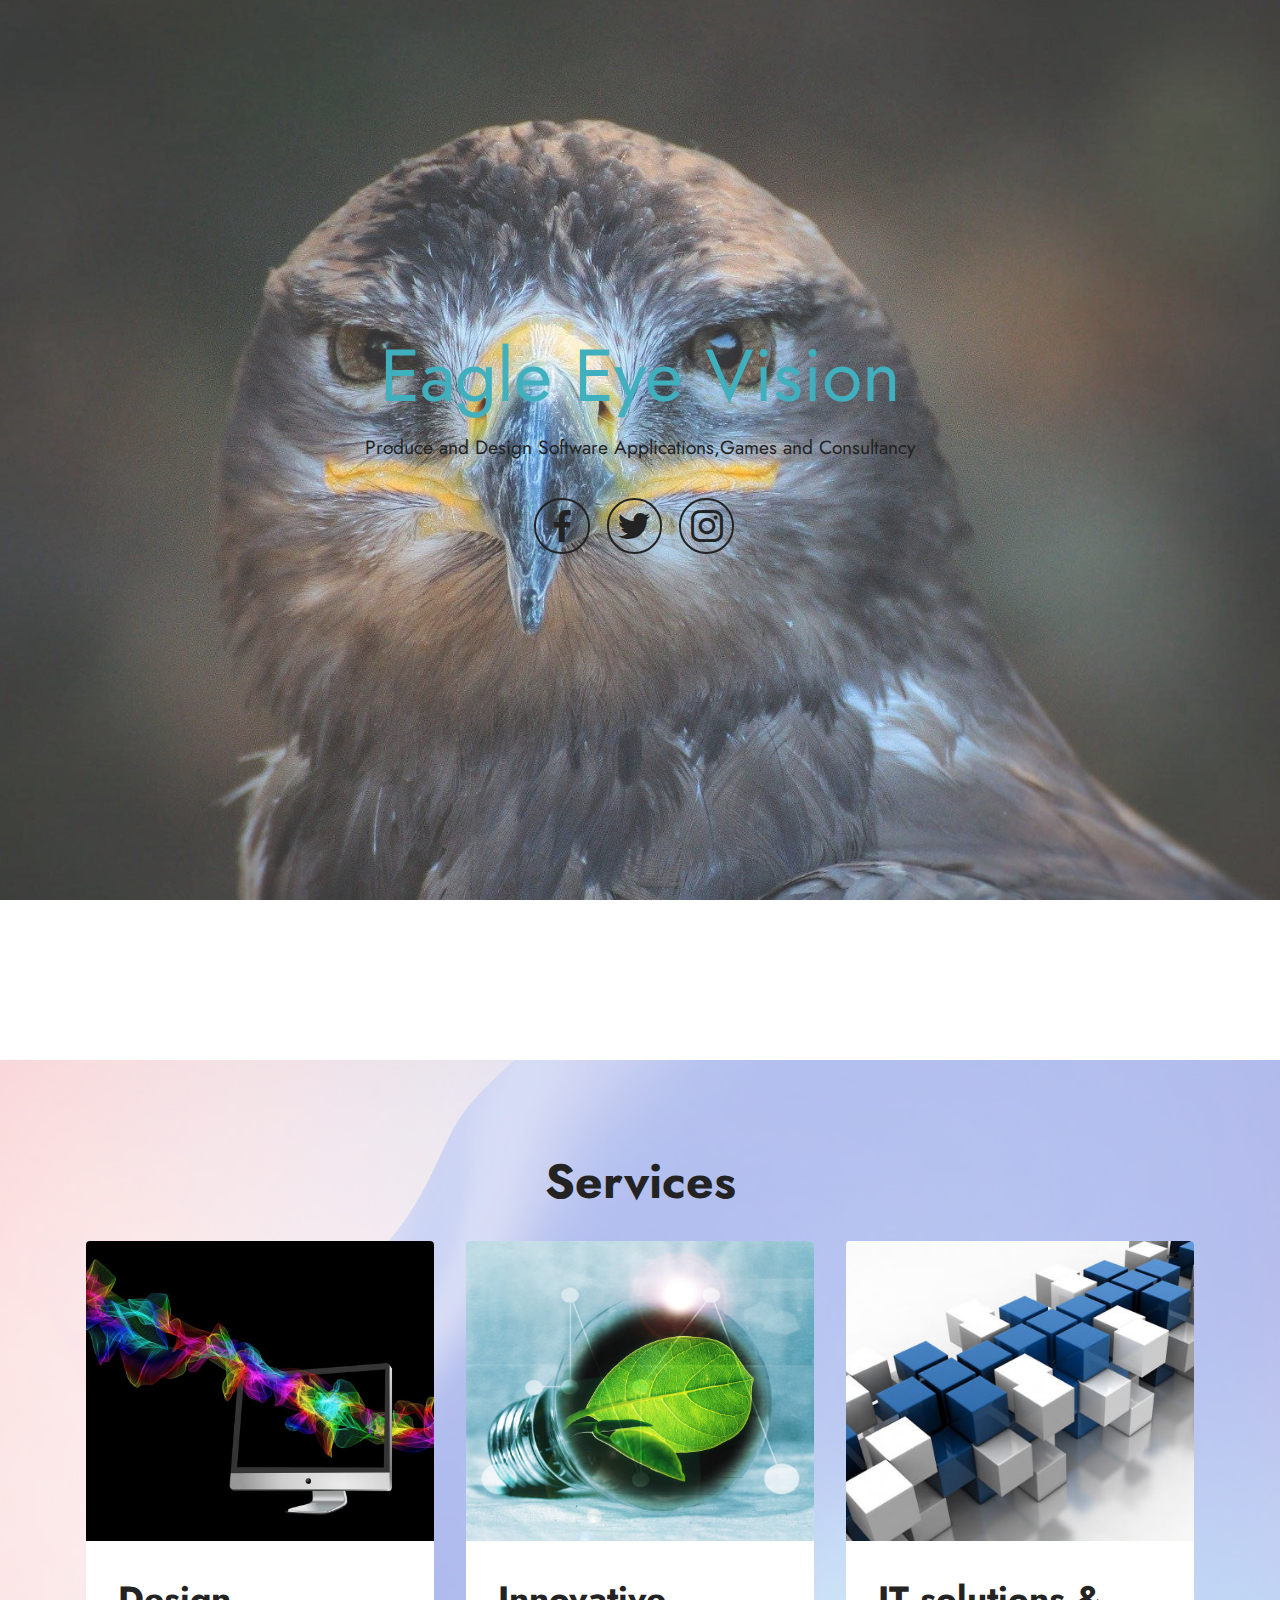
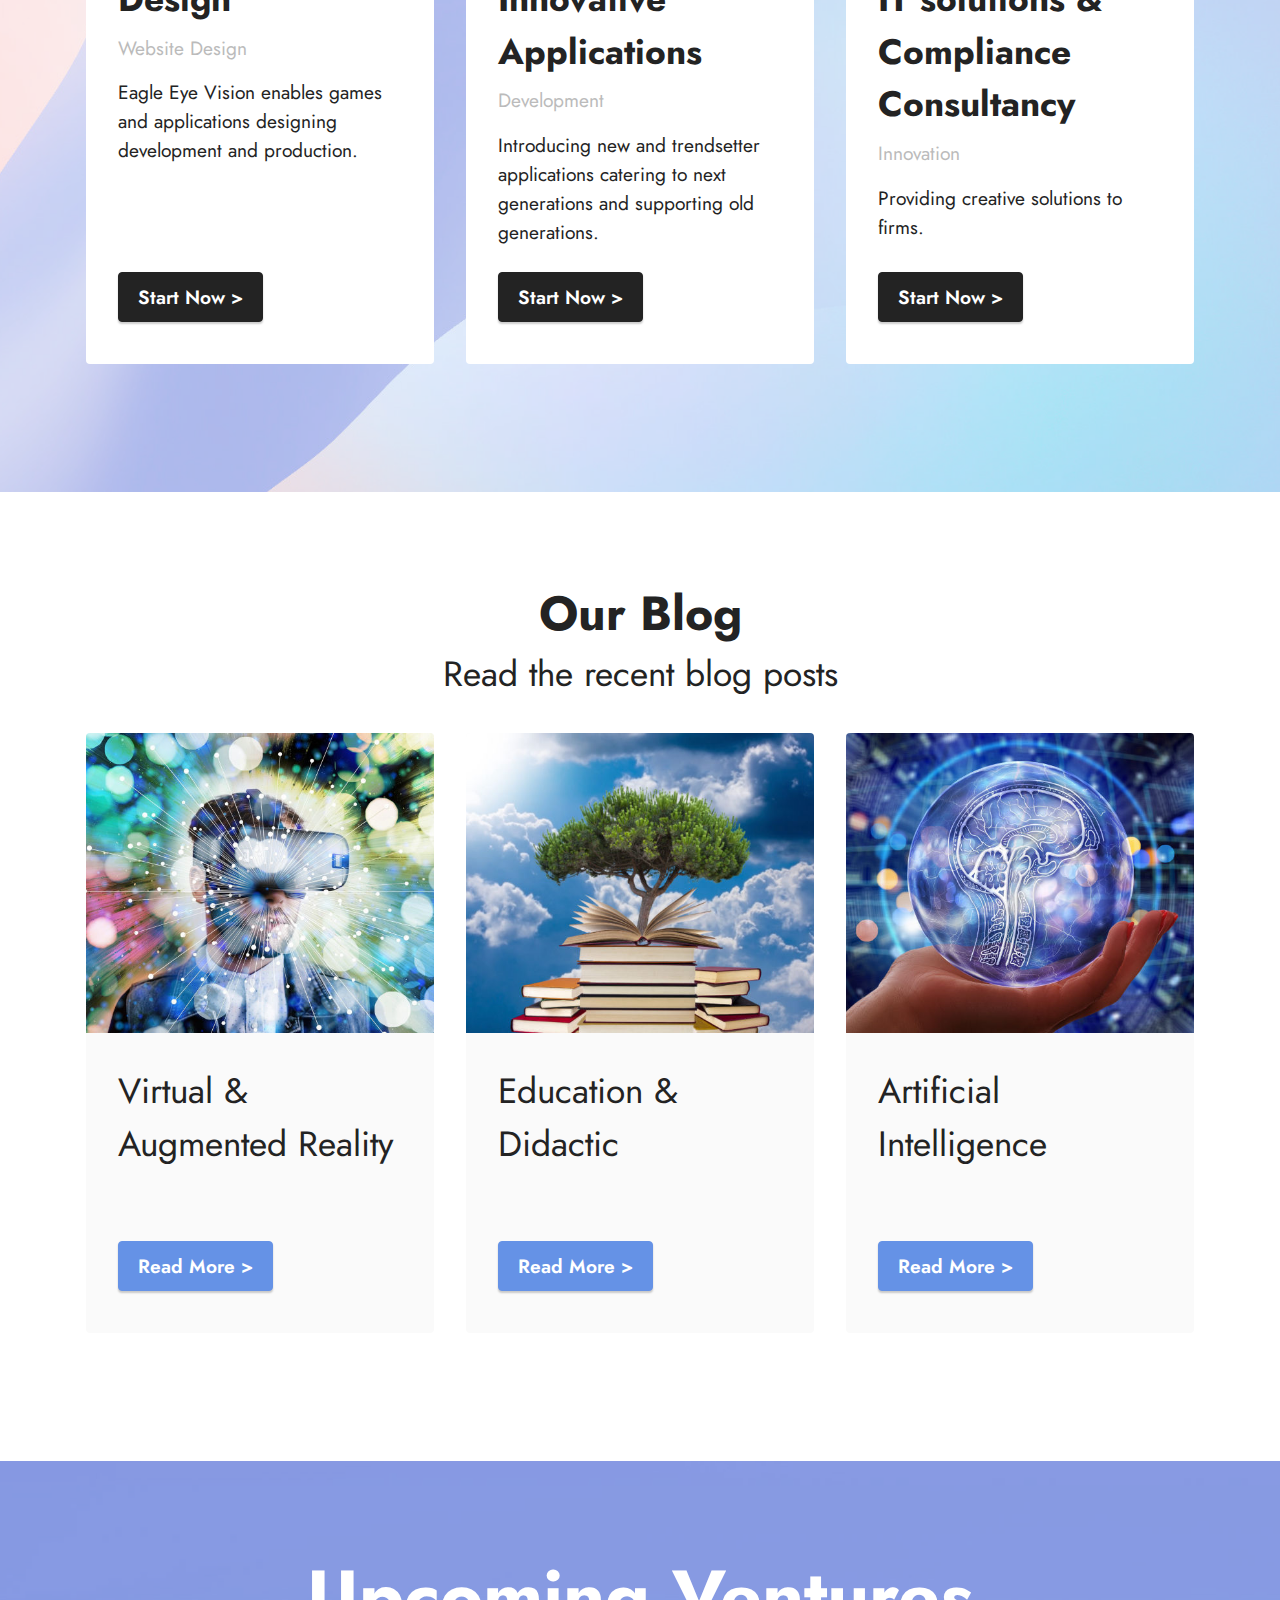
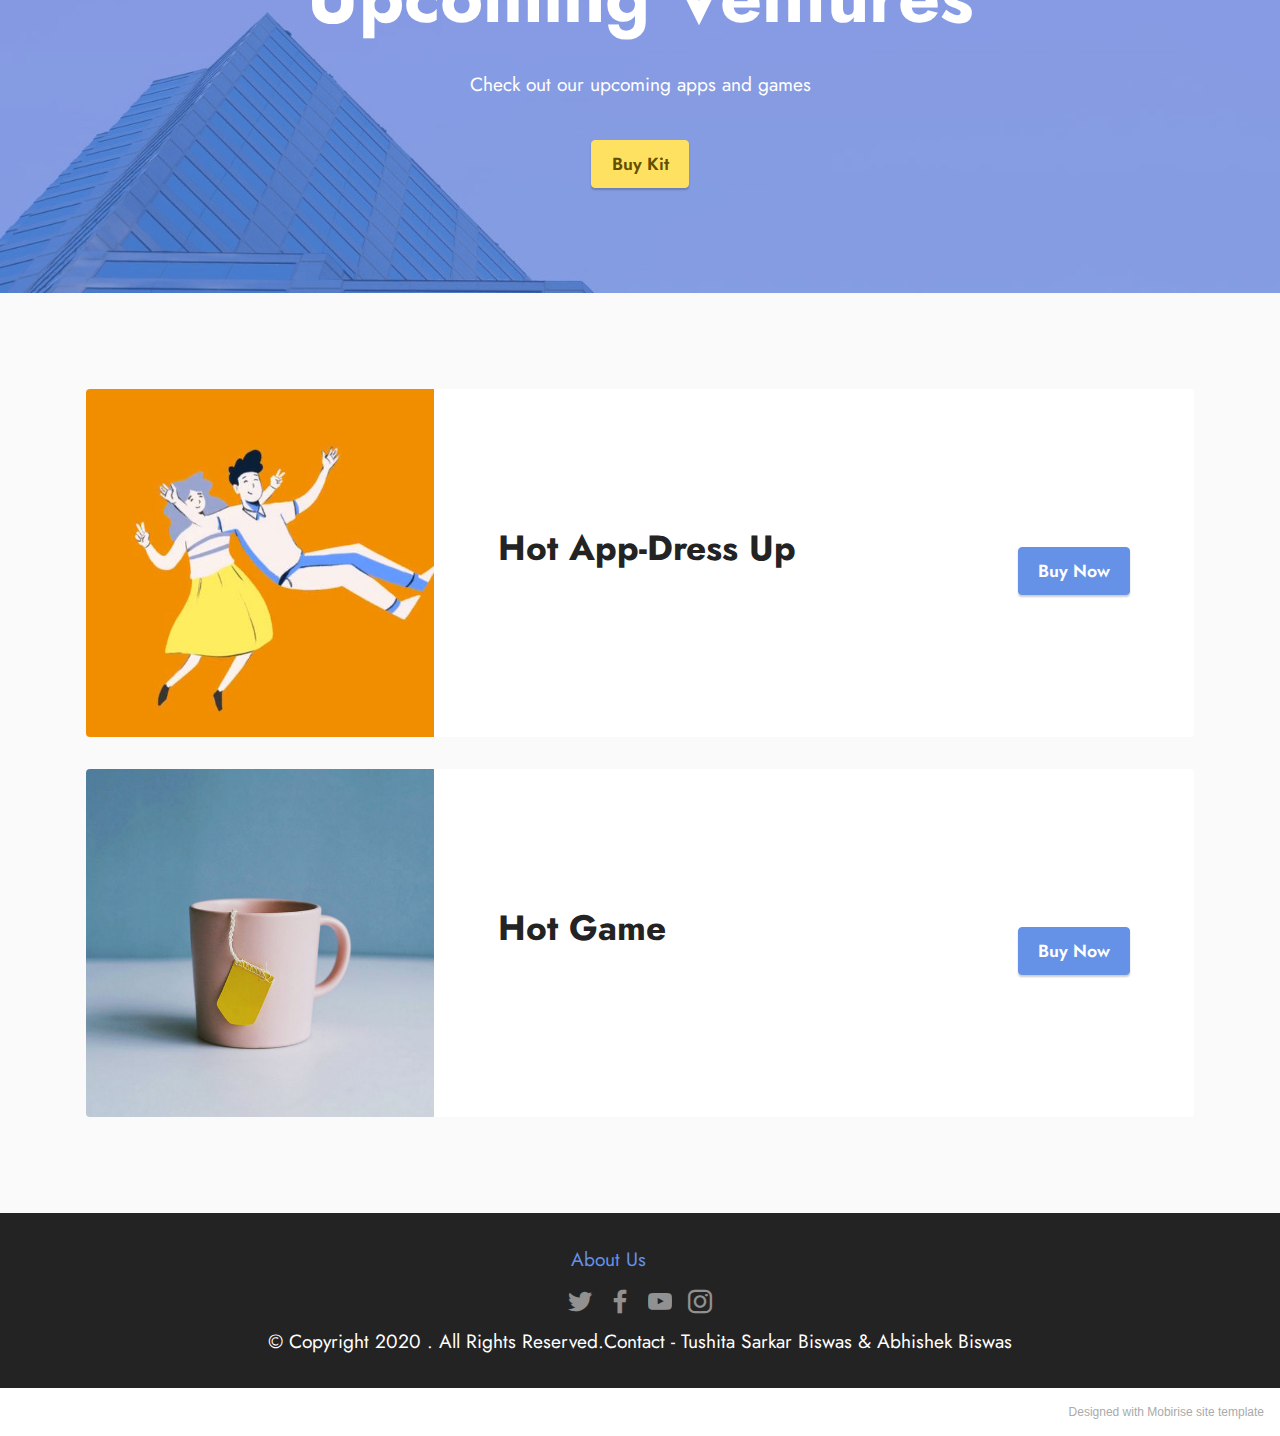
<file: index.html>
<!DOCTYPE html>
<html  >
<head>
  <!-- Site made with Mobirise Website Builder v5.3.0, https://mobirise.com -->
  <meta charset="UTF-8">
  <meta http-equiv="X-UA-Compatible" content="IE=edge">
  <meta name="generator" content="Mobirise v5.3.0, mobirise.com">
  <meta name="viewport" content="width=device-width, initial-scale=1, minimum-scale=1">
  <link rel="shortcut icon" href="assets/images/logo5.png" type="image/x-icon">
  <meta name="description" content="">
  
  
  <title>Home</title>
  <link rel="stylesheet" href="assets/web/assets/mobirise-icons2/mobirise2.css">
  <link rel="stylesheet" href="assets/tether/tether.min.css">
  <link rel="stylesheet" href="assets/bootstrap/css/bootstrap.min.css">
  <link rel="stylesheet" href="assets/bootstrap/css/bootstrap-grid.min.css">
  <link rel="stylesheet" href="assets/bootstrap/css/bootstrap-reboot.min.css">
  <link rel="stylesheet" href="assets/web/assets/gdpr-plugin/gdpr-styles.css">
  <link rel="stylesheet" href="assets/socicon/css/styles.css">
  <link rel="stylesheet" href="assets/theme/css/style.css">
  <link rel="preload" as="style" href="assets/mobirise/css/mbr-additional.css"><link rel="stylesheet" href="assets/mobirise/css/mbr-additional.css" type="text/css">
  
  
  
  
</head>
<body>
  
  <section class="header13 cid-stIHHSi1Sp mbr-fullscreen" id="header13-k">

    

    <div class="mbr-overlay" style="opacity: 0.2; background-color: rgb(255, 255, 255);"></div>

    <div class="align-center container-fluid">
        <div class="row justify-content-center">
            <div class="col-12 col-lg-7">
                <h1 class="mbr-section-title mbr-fonts-style mb-3 display-1">Eagle Eye Vision</h1>
                
                <p class="mbr-text mbr-fonts-style mb-3 display-7">
                    Produce and Design Software Applications,Games and Consultancy</p>
                
                <div class="social-row display-7 mt-5">
                    <div class="soc-item">
                        <a href="https://twitter.com/mobirise" target="_blank">
                            <span class="mbr-iconfont socicon socicon-facebook"></span>
                        </a>
                    </div>
                    <div class="soc-item">
                        <a href="https://twitter.com/mobirise" target="_blank">
                            <span class="mbr-iconfont socicon socicon-twitter"></span>
                        </a>
                    </div>
                    <div class="soc-item">
                        <a href="https://twitter.com/mobirise" target="_blank">
                            <span class="mbr-iconfont socicon socicon-instagram"></span>
                        </a>
                    </div>
                    
                    
                </div>
            </div>
        </div>
    </div>
</section>

<section class="content8 cid-stJ1hCBrXB" id="content8-p">
    
    <div class="container">
        <div class="row justify-content-center">
            <div class="counter-container col-md-12 col-lg-10">
                
                <div class="mbr-text mbr-fonts-style display-7"></div>
            </div>
        </div>
    </div>
</section>

<section class="features4 cid-susq8NMvNv" id="features4-s">
    
    <div class="mbr-overlay"></div>
    <div class="container">
        <div class="mbr-section-head">
            <h4 class="mbr-section-title mbr-fonts-style align-center mb-0 display-2">
                <strong>Services</strong></h4>
            
        </div>
        <div class="row mt-4">
            <div class="item features-image сol-12 col-md-6 col-lg-4">
                <div class="item-wrapper">
                    <div class="item-img">
                        <img src="assets/images/mbr-3-696x464.jpg" alt="" title="">
                    </div>
                    <div class="item-content">
                        <h5 class="item-title mbr-fonts-style display-5"><strong>Design</strong></h5>
                        <h6 class="item-subtitle mbr-fonts-style mt-1 display-7">Website Design</h6>
                        <p class="mbr-text mbr-fonts-style mt-3 display-7">Eagle Eye Vision enables games and applications designing development and production.&nbsp;</p>
                    </div>
                    <div class="mbr-section-btn item-footer mt-2"><a href="" class="btn item-btn btn-black display-7" target="_blank">Start Now
                            &gt;</a></div>
                </div>
            </div>
            <div class="item features-image сol-12 col-md-6 col-lg-4">
                <div class="item-wrapper">
                    <div class="item-img">
                        <img src="assets/images/mbr-696x432.jpg" alt="" title="">
                    </div>
                    <div class="item-content">
                        <h5 class="item-title mbr-fonts-style display-5"><strong>Innovative Applications</strong></h5>
                        <h6 class="item-subtitle mbr-fonts-style mt-1 display-7">Development</h6>
                        <p class="mbr-text mbr-fonts-style mt-3 display-7">Introducing new and trendsetter applications catering to next generations and supporting old generations.</p>
                    </div>
                    <div class="mbr-section-btn item-footer mt-2"><a href="" class="btn item-btn btn-black display-7" target="_blank">Start Now
                            &gt;</a></div>
                </div>
            </div>
            <div class="item features-image сol-12 col-md-6 col-lg-4">
                <div class="item-wrapper">
                    <div class="item-img">
                        <img src="assets/images/mbr-696x364.jpg" alt="" title="">
                    </div>
                    <div class="item-content">
                        <h5 class="item-title mbr-fonts-style display-5"><strong>IT solutions &amp; Compliance Consultancy</strong></h5>
                        <h6 class="item-subtitle mbr-fonts-style mt-1 display-7">Innovation</h6>
                        <p class="mbr-text mbr-fonts-style mt-3 display-7">Providing creative solutions to firms.</p>
                    </div>
                    <div class="mbr-section-btn item-footer mt-2"><a href="" class="btn item-btn btn-black display-7" target="_blank">Start Now
                            &gt;</a></div>
                </div>
            </div>

        </div>
    </div>
</section>

<section class="content2 cid-sv1gei6N33" id="content2-w">
    
    
    <div class="container">
        <div class="mbr-section-head">
            <h4 class="mbr-section-title mbr-fonts-style align-center mb-0 display-2"><strong>Our Blog</strong></h4>
            <h5 class="mbr-section-subtitle mbr-fonts-style align-center mb-0 mt-2 display-5">Read the recent blog posts</h5>
        </div>
        <div class="row mt-4">
            <div class="item features-image сol-12 col-md-6 col-lg-4">
                <div class="item-wrapper">
                    <div class="item-img">
                        <img src="assets/images/mbr-1-696x464.jpg" alt="" title="">
                    </div>
                    <div class="item-content">
                        <h5 class="item-title mbr-fonts-style display-5">Virtual &amp; Augmented Reality</h5>
                        <h6 class="item-subtitle mbr-fonts-style mt-1 display-7"></h6>
                        <p class="mbr-text mbr-fonts-style mt-3 display-7"></p>
                    </div>
                    <div class="mbr-section-btn item-footer mt-2"><a href="page3.html" class="btn item-btn btn-primary display-7" target="_blank">Read More
                            &gt;</a></div>
                </div>
            </div>
            <div class="item features-image сol-12 col-md-6 col-lg-4">
                <div class="item-wrapper">
                    <div class="item-img">
                        <img src="assets/images/5-books-on-education-theory-1-696x464.jpg" alt="" title="">
                    </div>
                    <div class="item-content">
                        <h5 class="item-title mbr-fonts-style display-5">Education &amp; Didactic</h5>
                        <h6 class="item-subtitle mbr-fonts-style mt-1 display-7"></h6>
                        <p class="mbr-text mbr-fonts-style mt-3 display-7"><br>
                        </p>
                    </div>
                    <div class="mbr-section-btn item-footer mt-2"><a href="page2.html" class="btn btn-primary item-btn display-7" target="_blank">Read More
                            &gt;</a></div>
                </div>
            </div>
            <div class="item features-image сol-12 col-md-6 col-lg-4">
                <div class="item-wrapper">
                    <div class="item-img">
                        <img src="assets/images/mbr-2-696x464.jpg" alt="" title="">
                    </div>
                    <div class="item-content">
                        <h5 class="item-title mbr-fonts-style display-5">Artificial Intelligence</h5>
                        <h6 class="item-subtitle mbr-fonts-style mt-1 display-7"></h6>
                        <p class="mbr-text mbr-fonts-style mt-3 display-7"></p>
                    </div>
                    <div class="mbr-section-btn item-footer mt-2"><a href="page1.html" class="btn btn-primary item-btn display-7" target="_blank">Read More
                            &gt;</a></div>
                </div>
            </div>

        </div>
    </div>
</section>

<section class="info3 cid-sv1jNtefi2" id="info3-y">

    

    <div class="mbr-overlay" style="opacity: 0.6; background-color: rgb(68, 121, 217);">
    </div>

    <div class="container">
        <div class="row justify-content-center">
            <div class="card col-12 col-lg-10">
                <div class="card-wrapper">
                    <div class="card-box align-center">
                        <h4 class="card-title mbr-fonts-style align-center mb-4 display-1"><strong>Upcoming Ventures</strong></h4>
                        <p class="mbr-text mbr-fonts-style mb-4 display-7">Check out our upcoming apps and games</p>
                        <div class="mbr-section-btn mt-3"><a class="btn btn-warning display-4" href="https://mobiri.se">Buy Kit</a></div>
                    </div>
                </div>
            </div>
        </div>
    </div>
</section>

<section class="features8 cid-suu7MxgkaV" xmlns="http://www.w3.org/1999/html" id="features9-v">
    
    

    

    <div class="container">
        <div class="card">
            <div class="card-wrapper">
                <div class="row align-items-center">
                    <div class="col-12 col-md-4">
                        <div class="image-wrapper">
                            <img src="assets/images/dressup-500x500.jpg" alt="Mobirise">
                        </div>
                    </div>
                    <div class="col-12 col-md">
                        <div class="card-box">
                            <div class="row">
                                <div class="col-md">
                                    <h6 class="card-title mbr-fonts-style display-5"><strong>Hot App-Dress Up</strong></h6>
                                    <p class="mbr-text mbr-fonts-style display-7"></p>
                                </div>
                                <div class="col-md-auto">
                                    <p class="price mbr-fonts-style display-2"></p>
                                    <div class="mbr-section-btn"><a href="https://mobiri.se" class="btn btn-primary display-4">
                                            Buy Now
                                        </a></div>
                                </div>
                                <div></div>
                            </div>
                        </div>
                    </div>
                </div>
            </div>
        </div>
        <div class="card">
            <div class="card-wrapper">
                <div class="row align-items-center">
                    <div class="col-12 col-md-4">
                        <div class="image-wrapper">
                            <img src="assets/images/product2.jpg" alt="Mobirise">
                        </div>
                    </div>
                    <div class="col-12 col-md">
                        <div class="card-box">
                            <div class="row">
                                <div class="col-md">
                                    <h6 class="card-title mbr-fonts-style display-5"><strong>Hot Game</strong></h6>
                                    <p class="mbr-text mbr-fonts-style display-7"></p>
                                </div>
                                <div class="col-md-auto">
                                    <p class="price mbr-fonts-style display-2"></p>
                                    <div class="mbr-section-btn">
                                        <a href="https://mobiri.se" class="btn btn-primary display-4">
                                            Buy Now
                                        </a>
                                    </div>
                                </div>
                                <div></div>
                            </div>
                        </div>
                    </div>
                </div>
            </div>
        </div>
        
    </div>
</section>

<section class="footer3 cid-sPkTZzPThz" once="footers" id="footer3-1a">

    

    

    <div class="container">
        <div class="media-container-row align-center mbr-white">
            <div class="row row-links">
                <ul class="foot-menu">
                    
                    
                    
                    
                    
                <li class="foot-menu-item mbr-fonts-style display-7"><a href="https://eagleeyevision.nl/tushitasarkar" class="text-primary">About Us</a></li><li class="foot-menu-item mbr-fonts-style display-7"></li><li class="foot-menu-item mbr-fonts-style display-7"></li></ul>
            </div>
            <div class="row social-row">
                <div class="social-list align-right pb-2">
                    
                    
                    
                    
                    
                    
                <div class="soc-item">
                        <a href="https://twitter.com/mobirise" target="_blank">
                            <span class="socicon-twitter socicon mbr-iconfont mbr-iconfont-social"></span>
                        </a>
                    </div><div class="soc-item">
                        <a href="https://www.facebook.com/pages/Mobirise/1616226671953247" target="_blank">
                            <span class="socicon-facebook socicon mbr-iconfont mbr-iconfont-social"></span>
                        </a>
                    </div><div class="soc-item">
                        <a href="https://www.youtube.com/c/mobirise" target="_blank">
                            <span class="socicon-youtube socicon mbr-iconfont mbr-iconfont-social"></span>
                        </a>
                    </div><div class="soc-item">
                        <a href="https://instagram.com/mobirise" target="_blank">
                            <span class="mbr-iconfont mbr-iconfont-social socicon-instagram socicon"></span>
                        </a>
                    </div></div>
            </div>
            <div class="row row-copirayt">
                <p class="mbr-text mb-0 mbr-fonts-style mbr-white align-center display-7">
                    © Copyright 2020 . All Rights Reserved.Contact - Tushita Sarkar&nbsp;Biswas &amp; Abhishek&nbsp;Biswas<br>
                </p>
            </div>
        </div>
    </div>
</section><section style="background-color: #fff; font-family: -apple-system, BlinkMacSystemFont, 'Segoe UI', 'Roboto', 'Helvetica Neue', Arial, sans-serif; color:#aaa; font-size:12px; padding: 0; align-items: center; display: flex;"><a href="https://mobirise.site/r" style="flex: 1 1; height: 3rem; padding-left: 1rem;"></a><p style="flex: 0 0 auto; margin:0; padding-right:1rem;">Designed with <a href="https://mobirise.site/b" style="color:#aaa;">Mobirise</a> site template</p></section><script src="assets/web/assets/jquery/jquery.min.js"></script>  <script src="assets/popper/popper.min.js"></script>  <script src="assets/tether/tether.min.js"></script>  <script src="assets/bootstrap/js/bootstrap.min.js"></script>  <script src="assets/smoothscroll/smooth-scroll.js"></script>  <script src="assets/theme/js/script.js"></script>  
  
  
</body>
</html>
</file>
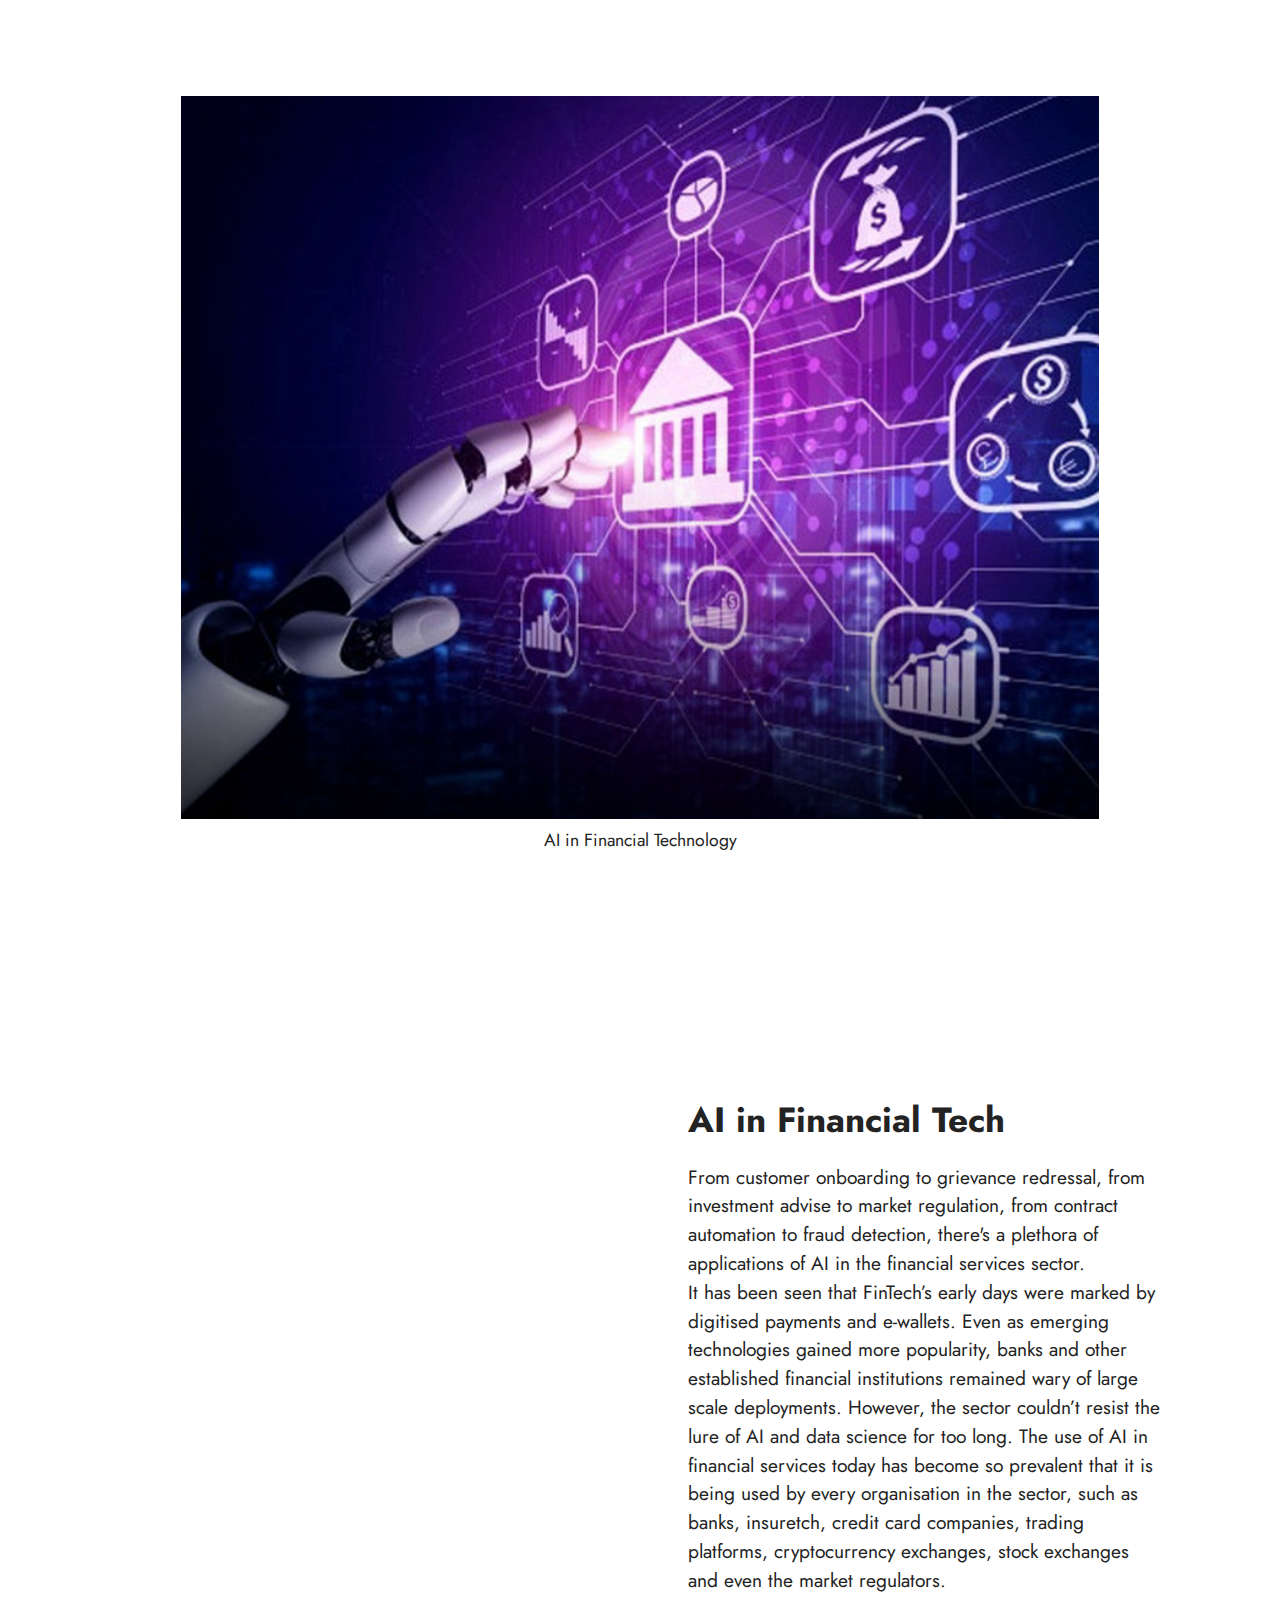
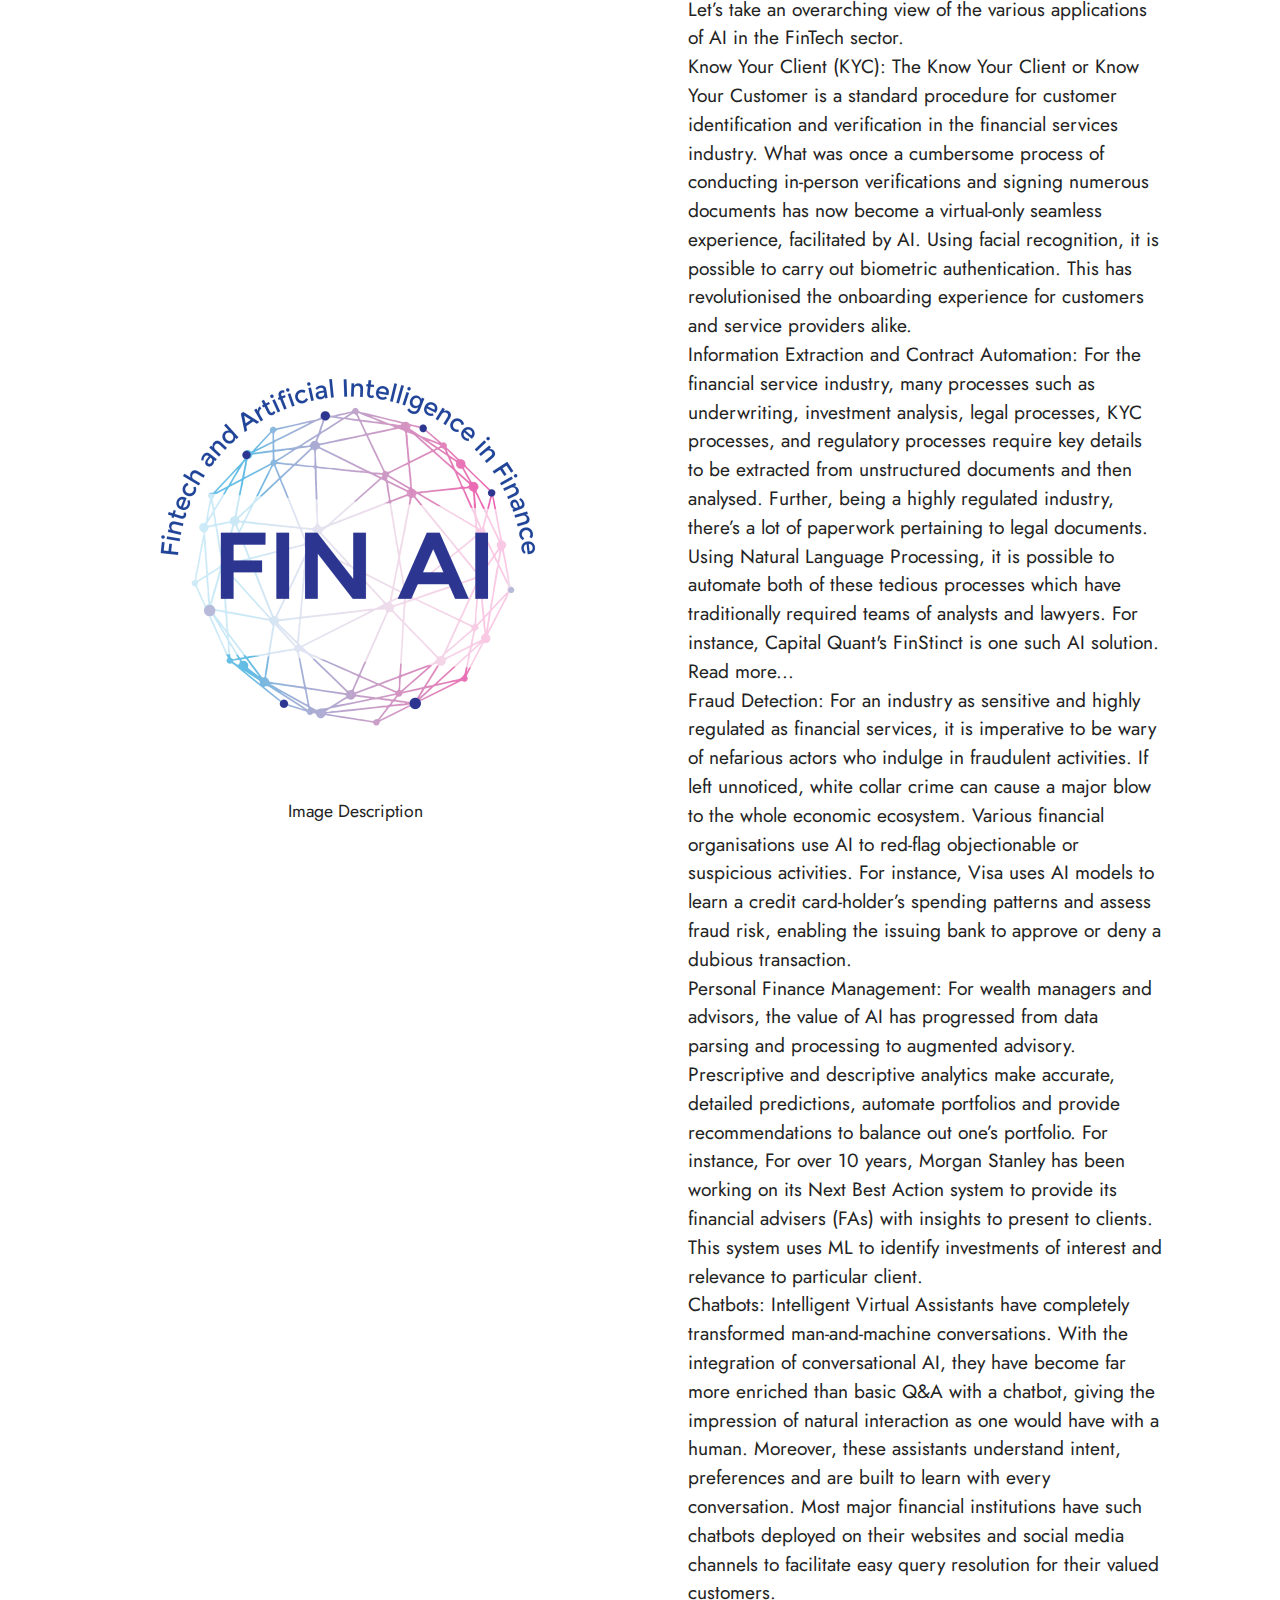
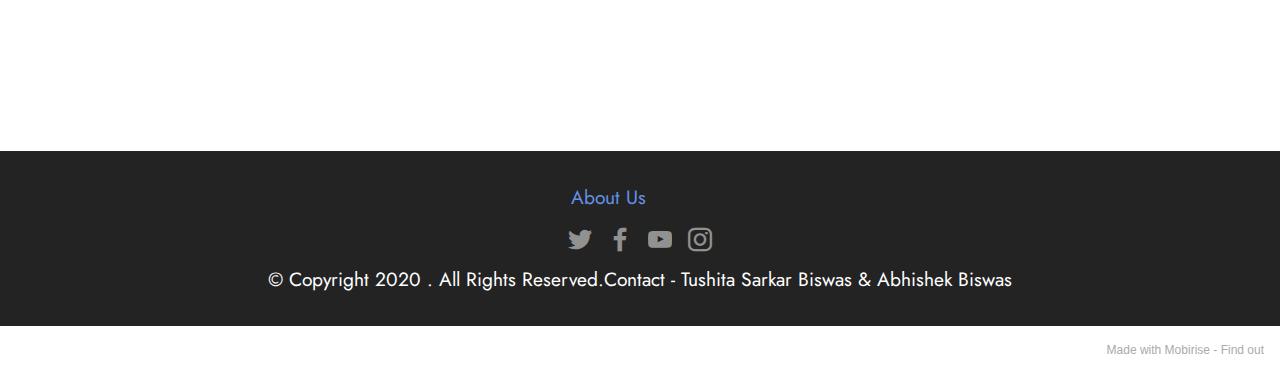
<file: page1.html>
<!DOCTYPE html>
<html  >
<head>
  <!-- Site made with Mobirise Website Builder v5.3.0, https://mobirise.com -->
  <meta charset="UTF-8">
  <meta http-equiv="X-UA-Compatible" content="IE=edge">
  <meta name="generator" content="Mobirise v5.3.0, mobirise.com">
  <meta name="viewport" content="width=device-width, initial-scale=1, minimum-scale=1">
  <link rel="shortcut icon" href="assets/images/logo5.png" type="image/x-icon">
  <meta name="description" content="">
  
  
  <title>blog-ai-fintech</title>
  <link rel="stylesheet" href="assets/tether/tether.min.css">
  <link rel="stylesheet" href="assets/bootstrap/css/bootstrap.min.css">
  <link rel="stylesheet" href="assets/bootstrap/css/bootstrap-grid.min.css">
  <link rel="stylesheet" href="assets/bootstrap/css/bootstrap-reboot.min.css">
  <link rel="stylesheet" href="assets/web/assets/gdpr-plugin/gdpr-styles.css">
  <link rel="stylesheet" href="assets/socicon/css/styles.css">
  <link rel="stylesheet" href="assets/theme/css/style.css">
  <link rel="preload" as="style" href="assets/mobirise/css/mbr-additional.css"><link rel="stylesheet" href="assets/mobirise/css/mbr-additional.css" type="text/css">
  
  
  
  
</head>
<body>
  
  <section class="image3 cid-sPkHRipYHH" id="image3-12">
    

    

    <div class="container">
        <div class="row justify-content-center">
            <div class="col-12 col-lg-10">
                <div class="image-wrapper">
                    <img src="assets/images/changing-impact-of-ai-in-fintech-and-banking-top-global-ai-powered-banking-tools-750x591.jpg" alt="Mobirise">
                    <p class="mbr-description mbr-fonts-style mt-2 align-center display-4">
                        AI in Financial Technology</p>
                </div>
            </div>
        </div>
    </div>
</section>

<section class="image1 cid-sPkGMurRwd" id="image1-11">
    

    

    <div class="container">
        <div class="row align-items-center">
            <div class="col-12 col-lg-6">
                <div class="image-wrapper">
                    <img src="assets/images/finai-final-logo.-hi.res-1076x1026.png" alt="Mobirise">
                    <p class="mbr-description mbr-fonts-style pt-2 align-center display-4">
                    Image Description</p>
                </div>
            </div>
            <div class="col-12 col-lg">
                <div class="text-wrapper">
                    <h3 class="mbr-section-title mbr-fonts-style mb-3 display-5"><strong>AI in Financial Tech</strong></h3>
                    <p class="mbr-text mbr-fonts-style display-7">From customer onboarding to grievance redressal, from investment advise to market regulation, from contract automation to fraud detection, there's a plethora of applications of AI in the financial services sector.
<br>It has been seen that FinTech’s early days were marked by digitised payments and e-wallets. Even as emerging technologies gained more popularity, banks and other established financial institutions remained wary of large scale deployments. However, the sector couldn’t resist the lure of AI and data science for too long. The use of AI in financial services today has become so prevalent that it is being used by every organisation in the sector, such as banks, insuretch, credit card companies, trading platforms, cryptocurrency exchanges, stock exchanges and even the market regulators.
<br>Let’s take an overarching view of the various applications of AI in the FinTech sector.
<br>Know Your Client (KYC): The Know Your Client or Know Your Customer is a standard procedure for customer identification and verification in the financial services industry. What was once a cumbersome process of conducting in-person verifications and signing numerous documents has now become a virtual-only seamless experience, facilitated by AI. Using facial recognition, it is possible to carry out biometric authentication. This has revolutionised the onboarding experience for customers and service providers alike. 
<br>Information Extraction and Contract Automation: For the financial service industry, many processes such as underwriting, investment analysis, legal processes, KYC processes, and regulatory processes require key details to be extracted from unstructured documents and then analysed. Further, being a highly regulated industry, there’s a lot of paperwork pertaining to legal documents. Using Natural Language Processing, it is possible to automate both of these tedious processes which have traditionally required teams of analysts and lawyers. For instance, Capital Quant's FinStinct is one such AI solution. Read more...
<br>Fraud Detection: For an industry as sensitive and highly regulated as financial services, it is imperative to be wary of nefarious actors who indulge in fraudulent activities. If left unnoticed, white collar crime can cause a major blow to the whole economic ecosystem. Various financial organisations use AI to red-flag objectionable or suspicious activities. For instance, Visa uses AI models to learn a credit card-holder’s spending patterns and assess fraud risk, enabling the issuing bank to approve or deny a dubious transaction.
<br>Personal Finance Management: For wealth managers and advisors, the value of AI has progressed from data parsing and processing to augmented advisory. Prescriptive and descriptive analytics make accurate, detailed predictions, automate portfolios and provide recommendations to balance out one’s portfolio. For instance, For over 10 years, Morgan Stanley has been working on its Next Best Action system to provide its financial advisers (FAs) with insights to present to clients. This system uses ML to identify investments of interest and relevance to particular client. 
<br>Chatbots: Intelligent Virtual Assistants have completely transformed man-and-machine conversations. With the integration of conversational AI, they have become far more enriched than basic Q&amp;A with a chatbot, giving the impression of natural interaction as one would have with a human. Moreover, these assistants understand intent, preferences and are built to learn with every conversation. Most major financial institutions have such chatbots deployed on their websites and social media channels to facilitate easy query resolution for their valued customers.&nbsp;&nbsp;<br></p>
                </div>
            </div>
        </div>
    </div>
</section>

<section class="footer3 cid-sPkTZzPThz" once="footers" id="footer3-1a">

    

    

    <div class="container">
        <div class="media-container-row align-center mbr-white">
            <div class="row row-links">
                <ul class="foot-menu">
                    
                    
                    
                    
                    
                <li class="foot-menu-item mbr-fonts-style display-7"><a href="https://eagleeyevision.nl/tushitasarkar" class="text-primary">About Us</a></li><li class="foot-menu-item mbr-fonts-style display-7"></li><li class="foot-menu-item mbr-fonts-style display-7"></li></ul>
            </div>
            <div class="row social-row">
                <div class="social-list align-right pb-2">
                    
                    
                    
                    
                    
                    
                <div class="soc-item">
                        <a href="https://twitter.com/mobirise" target="_blank">
                            <span class="socicon-twitter socicon mbr-iconfont mbr-iconfont-social"></span>
                        </a>
                    </div><div class="soc-item">
                        <a href="https://www.facebook.com/pages/Mobirise/1616226671953247" target="_blank">
                            <span class="socicon-facebook socicon mbr-iconfont mbr-iconfont-social"></span>
                        </a>
                    </div><div class="soc-item">
                        <a href="https://www.youtube.com/c/mobirise" target="_blank">
                            <span class="socicon-youtube socicon mbr-iconfont mbr-iconfont-social"></span>
                        </a>
                    </div><div class="soc-item">
                        <a href="https://instagram.com/mobirise" target="_blank">
                            <span class="mbr-iconfont mbr-iconfont-social socicon-instagram socicon"></span>
                        </a>
                    </div></div>
            </div>
            <div class="row row-copirayt">
                <p class="mbr-text mb-0 mbr-fonts-style mbr-white align-center display-7">
                    © Copyright 2020 . All Rights Reserved.Contact - Tushita Sarkar&nbsp;Biswas &amp; Abhishek&nbsp;Biswas<br>
                </p>
            </div>
        </div>
    </div>
</section><section style="background-color: #fff; font-family: -apple-system, BlinkMacSystemFont, 'Segoe UI', 'Roboto', 'Helvetica Neue', Arial, sans-serif; color:#aaa; font-size:12px; padding: 0; align-items: center; display: flex;"><a href="https://mobirise.site/s" style="flex: 1 1; height: 3rem; padding-left: 1rem;"></a><p style="flex: 0 0 auto; margin:0; padding-right:1rem;">Made with Mobirise - <a href="https://mobirise.site/l" style="color:#aaa;">Find out</a></p></section><script src="assets/web/assets/jquery/jquery.min.js"></script>  <script src="assets/popper/popper.min.js"></script>  <script src="assets/tether/tether.min.js"></script>  <script src="assets/bootstrap/js/bootstrap.min.js"></script>  <script src="assets/smoothscroll/smooth-scroll.js"></script>  <script src="assets/theme/js/script.js"></script>  
  
  
</body>
</html>
</file>
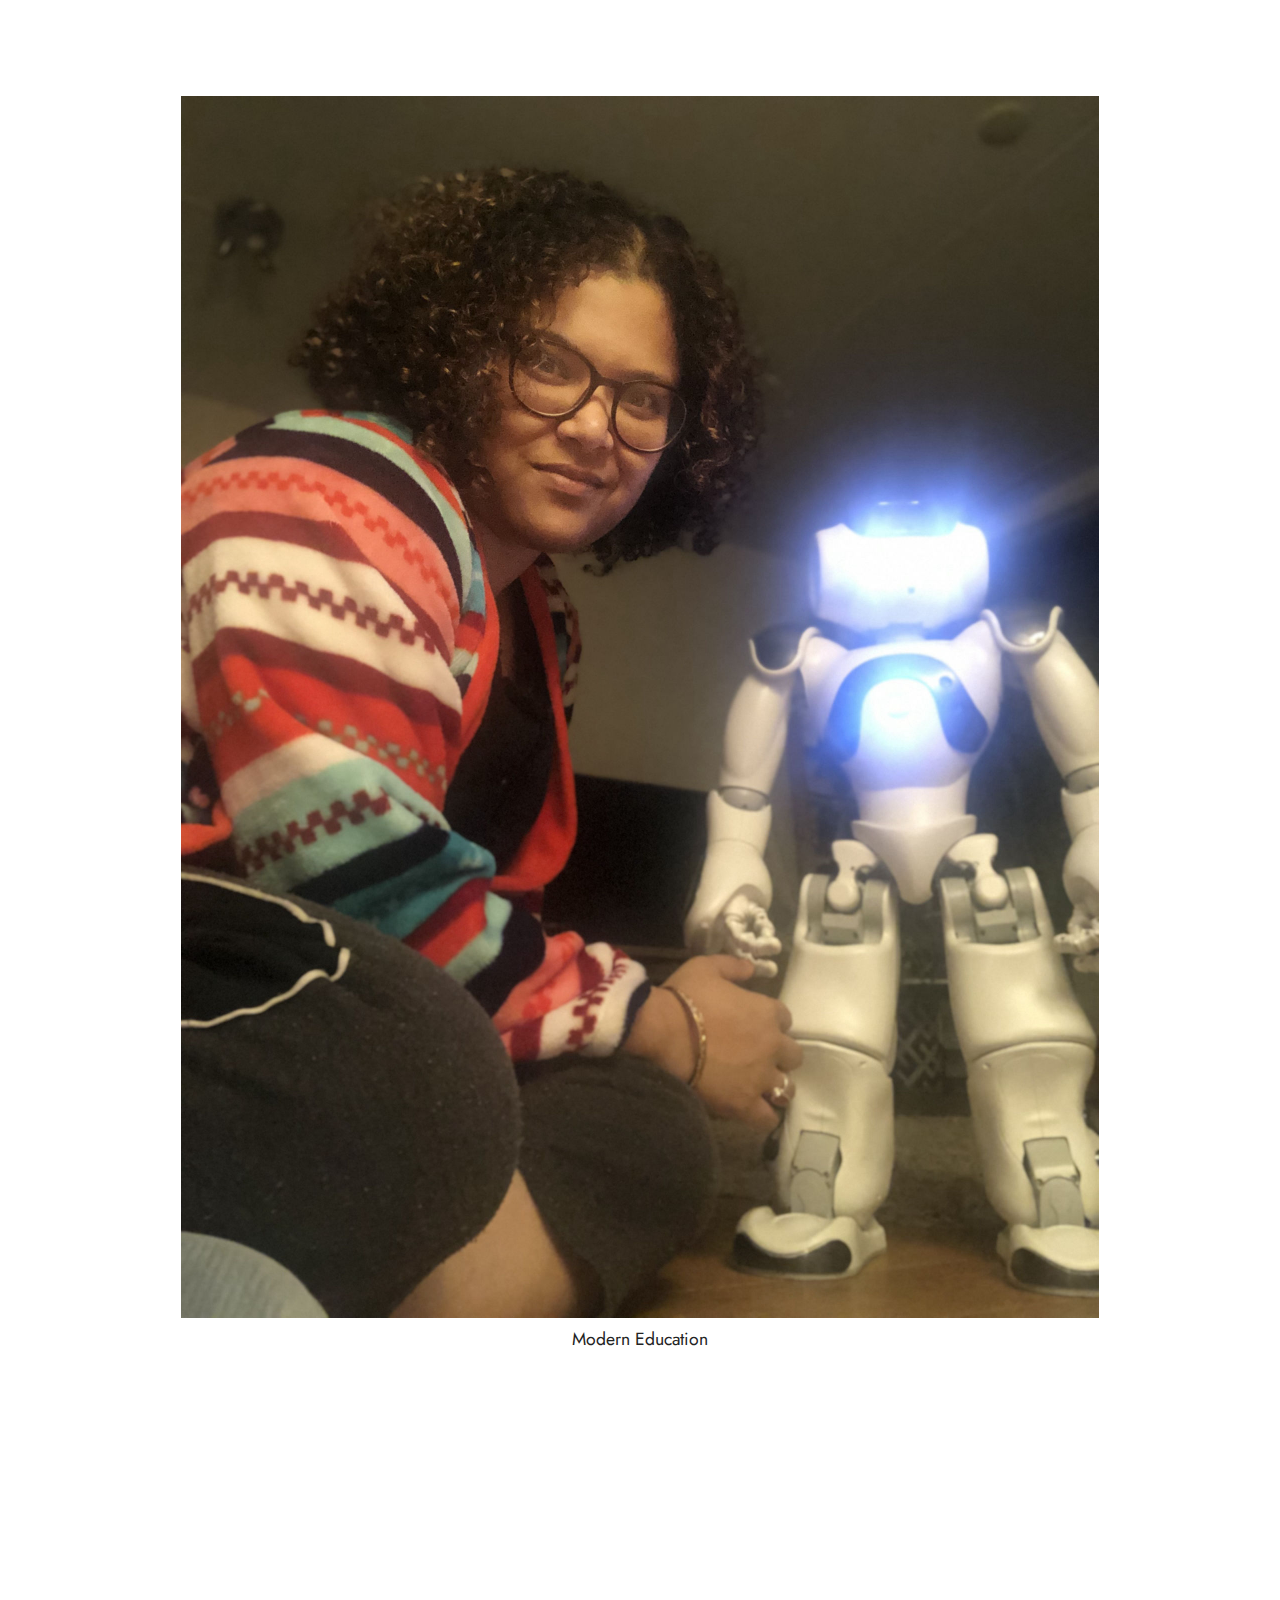
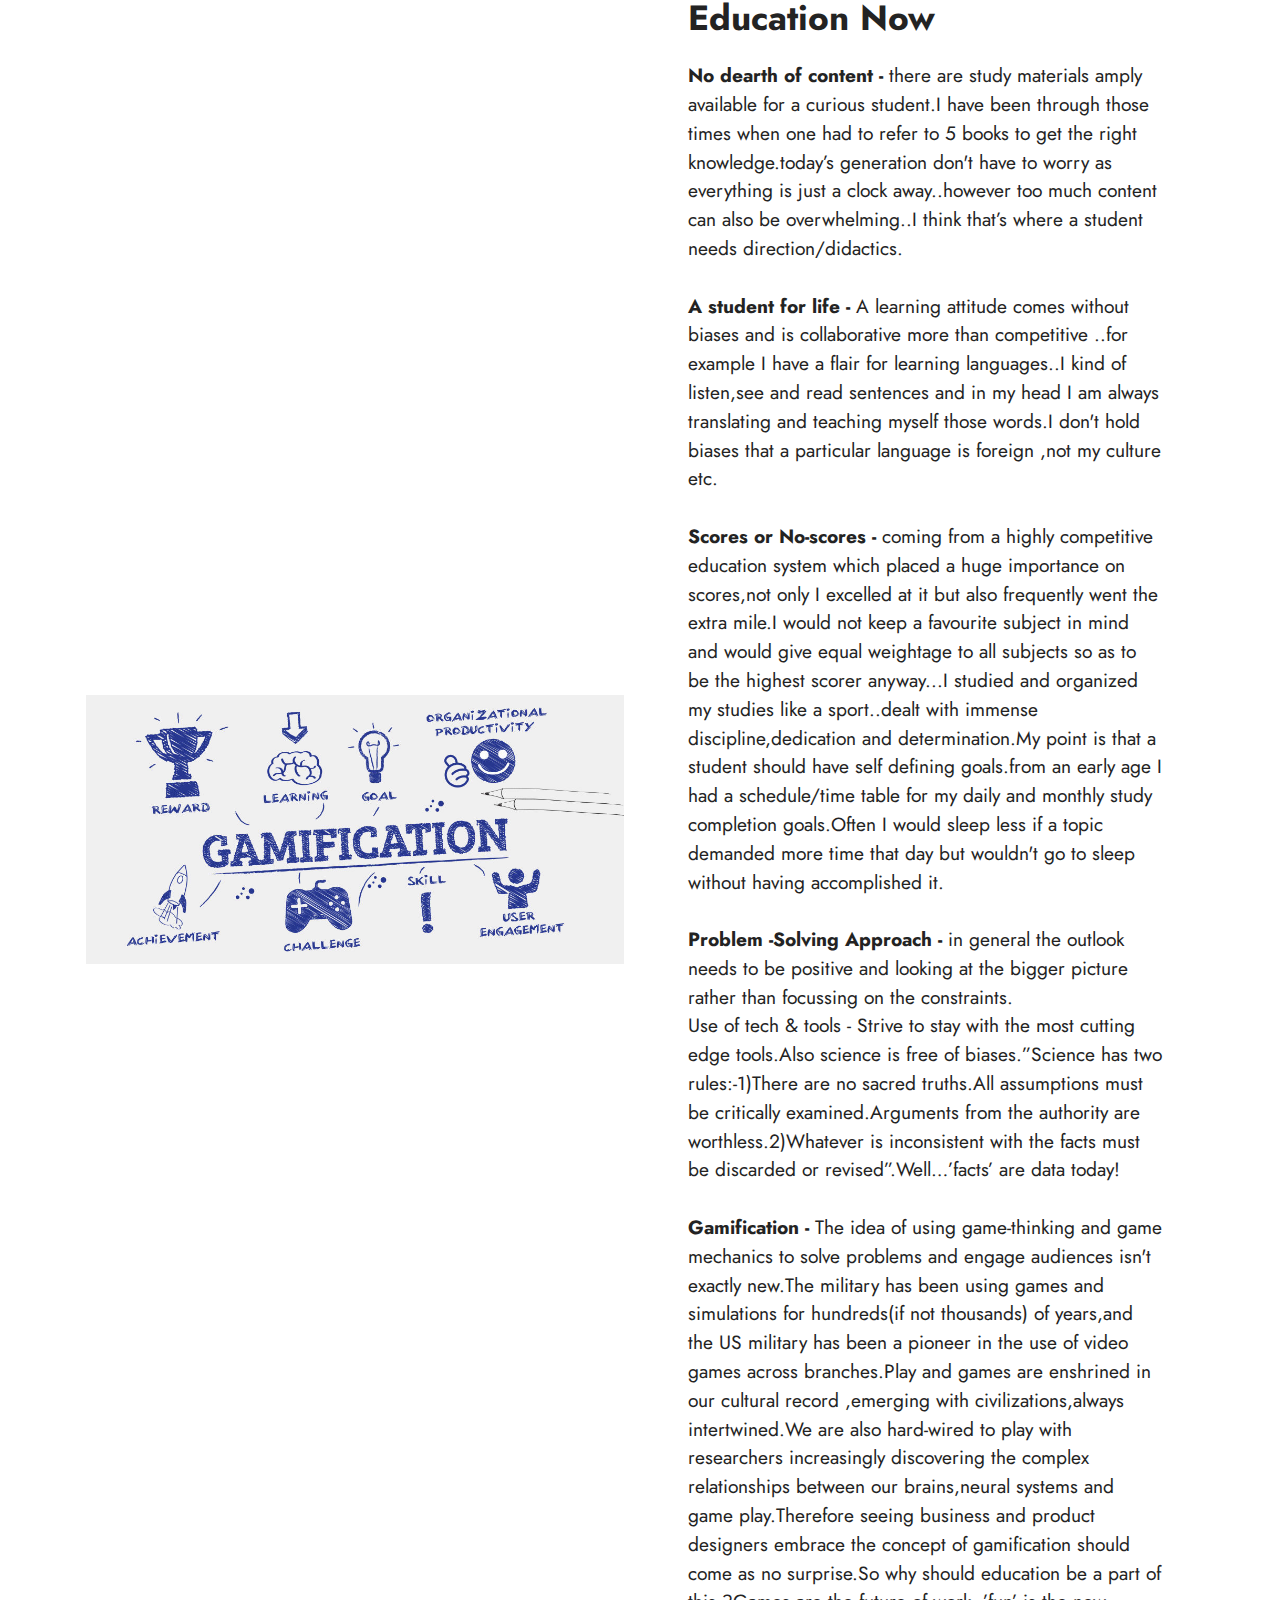
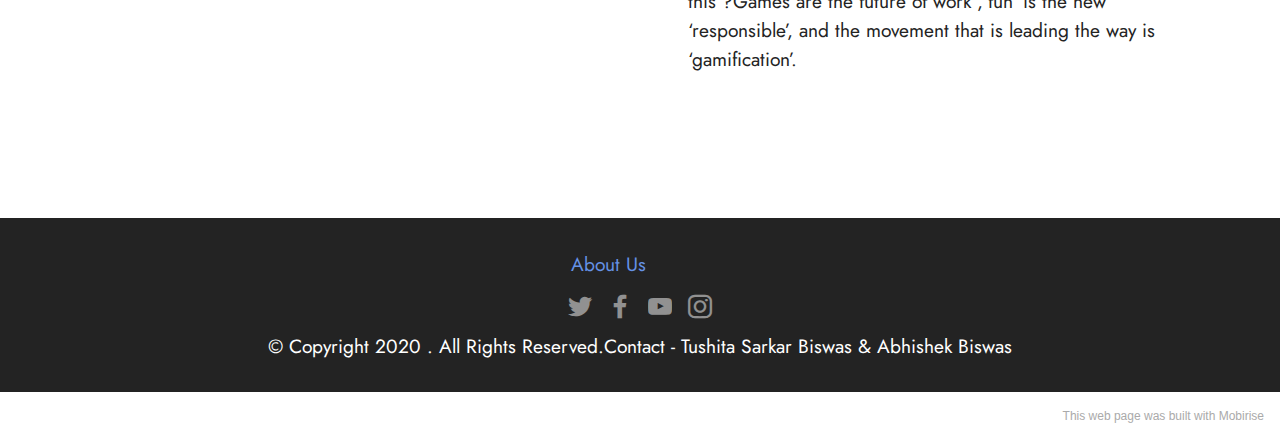
<file: page2.html>
<!DOCTYPE html>
<html  >
<head>
  <!-- Site made with Mobirise Website Builder v5.3.0, https://mobirise.com -->
  <meta charset="UTF-8">
  <meta http-equiv="X-UA-Compatible" content="IE=edge">
  <meta name="generator" content="Mobirise v5.3.0, mobirise.com">
  <meta name="viewport" content="width=device-width, initial-scale=1, minimum-scale=1">
  <link rel="shortcut icon" href="assets/images/logo5.png" type="image/x-icon">
  <meta name="description" content="">
  
  
  <title>blog-education</title>
  <link rel="stylesheet" href="assets/tether/tether.min.css">
  <link rel="stylesheet" href="assets/bootstrap/css/bootstrap.min.css">
  <link rel="stylesheet" href="assets/bootstrap/css/bootstrap-grid.min.css">
  <link rel="stylesheet" href="assets/bootstrap/css/bootstrap-reboot.min.css">
  <link rel="stylesheet" href="assets/web/assets/gdpr-plugin/gdpr-styles.css">
  <link rel="stylesheet" href="assets/socicon/css/styles.css">
  <link rel="stylesheet" href="assets/theme/css/style.css">
  <link rel="preload" as="style" href="assets/mobirise/css/mbr-additional.css"><link rel="stylesheet" href="assets/mobirise/css/mbr-additional.css" type="text/css">
  
  
  
  
</head>
<body>
  
  <section class="image3 cid-sPkL55mQPo" id="image3-13">
    

    

    <div class="container">
        <div class="row justify-content-center">
            <div class="col-12 col-lg-10">
                <div class="image-wrapper">
                    <img src="assets/images/img-5816-1836x2444.jpg" alt="Mobirise">
                    <p class="mbr-description mbr-fonts-style mt-2 align-center display-4">
                        Modern Education</p>
                </div>
            </div>
        </div>
    </div>
</section>

<section class="image1 cid-sPkL56nbRV" id="image1-14">
    

    

    <div class="container">
        <div class="row align-items-center">
            <div class="col-12 col-lg-6">
                <div class="image-wrapper">
                    <img src="assets/images/image-1-33-1024x512.jpg" alt="Mobirise">
                    <p class="mbr-description mbr-fonts-style pt-2 align-center display-4"></p>
                </div>
            </div>
            <div class="col-12 col-lg">
                <div class="text-wrapper">
                    <h3 class="mbr-section-title mbr-fonts-style mb-3 display-5"><strong>Education Now</strong></h3>
                    <p class="mbr-text mbr-fonts-style display-7"><strong>No dearth of content -&nbsp;</strong>there are study materials amply available for a curious student.I have been through those times when one had to refer to 5 books to get the right knowledge.today’s generation don't have to worry as everything is just a clock away..however too much content can also be overwhelming..I think that’s where a student needs direction/didactics.
<br><br><strong>A student for life -</strong> A learning attitude comes without biases and is collaborative more than competitive ..for example I have a flair for learning languages..I kind of listen,see and read sentences and in my head I am always translating and teaching myself those words.I don't hold biases that a particular language is foreign ,not my culture etc.
<br><br><strong>Scores or No-scores -</strong> coming from a highly competitive education system which placed a huge importance on scores,not only I excelled at it but also frequently went the extra mile.I would not keep a favourite subject in mind and would give equal weightage to all subjects so as to be the highest scorer anyway...I studied and organized my studies like a sport..dealt with immense discipline,dedication and determination.My point is that a student should have self defining goals.from an early age I had a schedule/time table for my daily and monthly study completion goals.Often I would sleep less if a topic demanded more time that day but wouldn't go to sleep without having accomplished it. <br>
<br><strong>Problem -Solving Approach -</strong> in general the outlook needs to be positive and looking at the bigger picture rather than focussing on the constraints.
<br>Use of tech &amp; tools - Strive to stay with the most cutting edge tools.Also science is free of biases.”Science has two rules:-1)There are no sacred truths.All assumptions must be critically examined.Arguments from the authority are worthless.2)Whatever is inconsistent with the facts must be discarded or revised”.Well…’facts’ are data today!
<br><br><strong>Gamification -&nbsp;</strong>The idea of using game-thinking and game mechanics to solve problems and engage audiences isn't exactly new.The military has been using games and simulations for hundreds(if not thousands) of years,and the US military has been a pioneer in the use of video games across branches.Play and games are enshrined in our cultural record ,emerging with civilizations,always intertwined.We are also hard-wired to play with researchers increasingly discovering the complex relationships between our brains,neural systems and game play.Therefore seeing business and product designers embrace the concept of gamification should come as no surprise.So why should education be a part of this ?Games are the future of work ,’fun’ is the new ‘responsible’, and the movement that is leading the way is ‘gamification’.&nbsp;<br></p>
                </div>
            </div>
        </div>
    </div>
</section>

<section class="footer3 cid-sPkTZzPThz" once="footers" id="footer3-1a">

    

    

    <div class="container">
        <div class="media-container-row align-center mbr-white">
            <div class="row row-links">
                <ul class="foot-menu">
                    
                    
                    
                    
                    
                <li class="foot-menu-item mbr-fonts-style display-7"><a href="https://eagleeyevision.nl/tushitasarkar" class="text-primary">About Us</a></li><li class="foot-menu-item mbr-fonts-style display-7"></li><li class="foot-menu-item mbr-fonts-style display-7"></li></ul>
            </div>
            <div class="row social-row">
                <div class="social-list align-right pb-2">
                    
                    
                    
                    
                    
                    
                <div class="soc-item">
                        <a href="https://twitter.com/mobirise" target="_blank">
                            <span class="socicon-twitter socicon mbr-iconfont mbr-iconfont-social"></span>
                        </a>
                    </div><div class="soc-item">
                        <a href="https://www.facebook.com/pages/Mobirise/1616226671953247" target="_blank">
                            <span class="socicon-facebook socicon mbr-iconfont mbr-iconfont-social"></span>
                        </a>
                    </div><div class="soc-item">
                        <a href="https://www.youtube.com/c/mobirise" target="_blank">
                            <span class="socicon-youtube socicon mbr-iconfont mbr-iconfont-social"></span>
                        </a>
                    </div><div class="soc-item">
                        <a href="https://instagram.com/mobirise" target="_blank">
                            <span class="mbr-iconfont mbr-iconfont-social socicon-instagram socicon"></span>
                        </a>
                    </div></div>
            </div>
            <div class="row row-copirayt">
                <p class="mbr-text mb-0 mbr-fonts-style mbr-white align-center display-7">
                    © Copyright 2020 . All Rights Reserved.Contact - Tushita Sarkar&nbsp;Biswas &amp; Abhishek&nbsp;Biswas<br>
                </p>
            </div>
        </div>
    </div>
</section><section style="background-color: #fff; font-family: -apple-system, BlinkMacSystemFont, 'Segoe UI', 'Roboto', 'Helvetica Neue', Arial, sans-serif; color:#aaa; font-size:12px; padding: 0; align-items: center; display: flex;"><a href="https://mobirise.site/z" style="flex: 1 1; height: 3rem; padding-left: 1rem;"></a><p style="flex: 0 0 auto; margin:0; padding-right:1rem;"><a href="https://mobirise.site/d" style="color:#aaa;">This web page</a> was built with Mobirise</p></section><script src="assets/web/assets/jquery/jquery.min.js"></script>  <script src="assets/popper/popper.min.js"></script>  <script src="assets/tether/tether.min.js"></script>  <script src="assets/bootstrap/js/bootstrap.min.js"></script>  <script src="assets/smoothscroll/smooth-scroll.js"></script>  <script src="assets/theme/js/script.js"></script>  
  
  
</body>
</html>
</file>
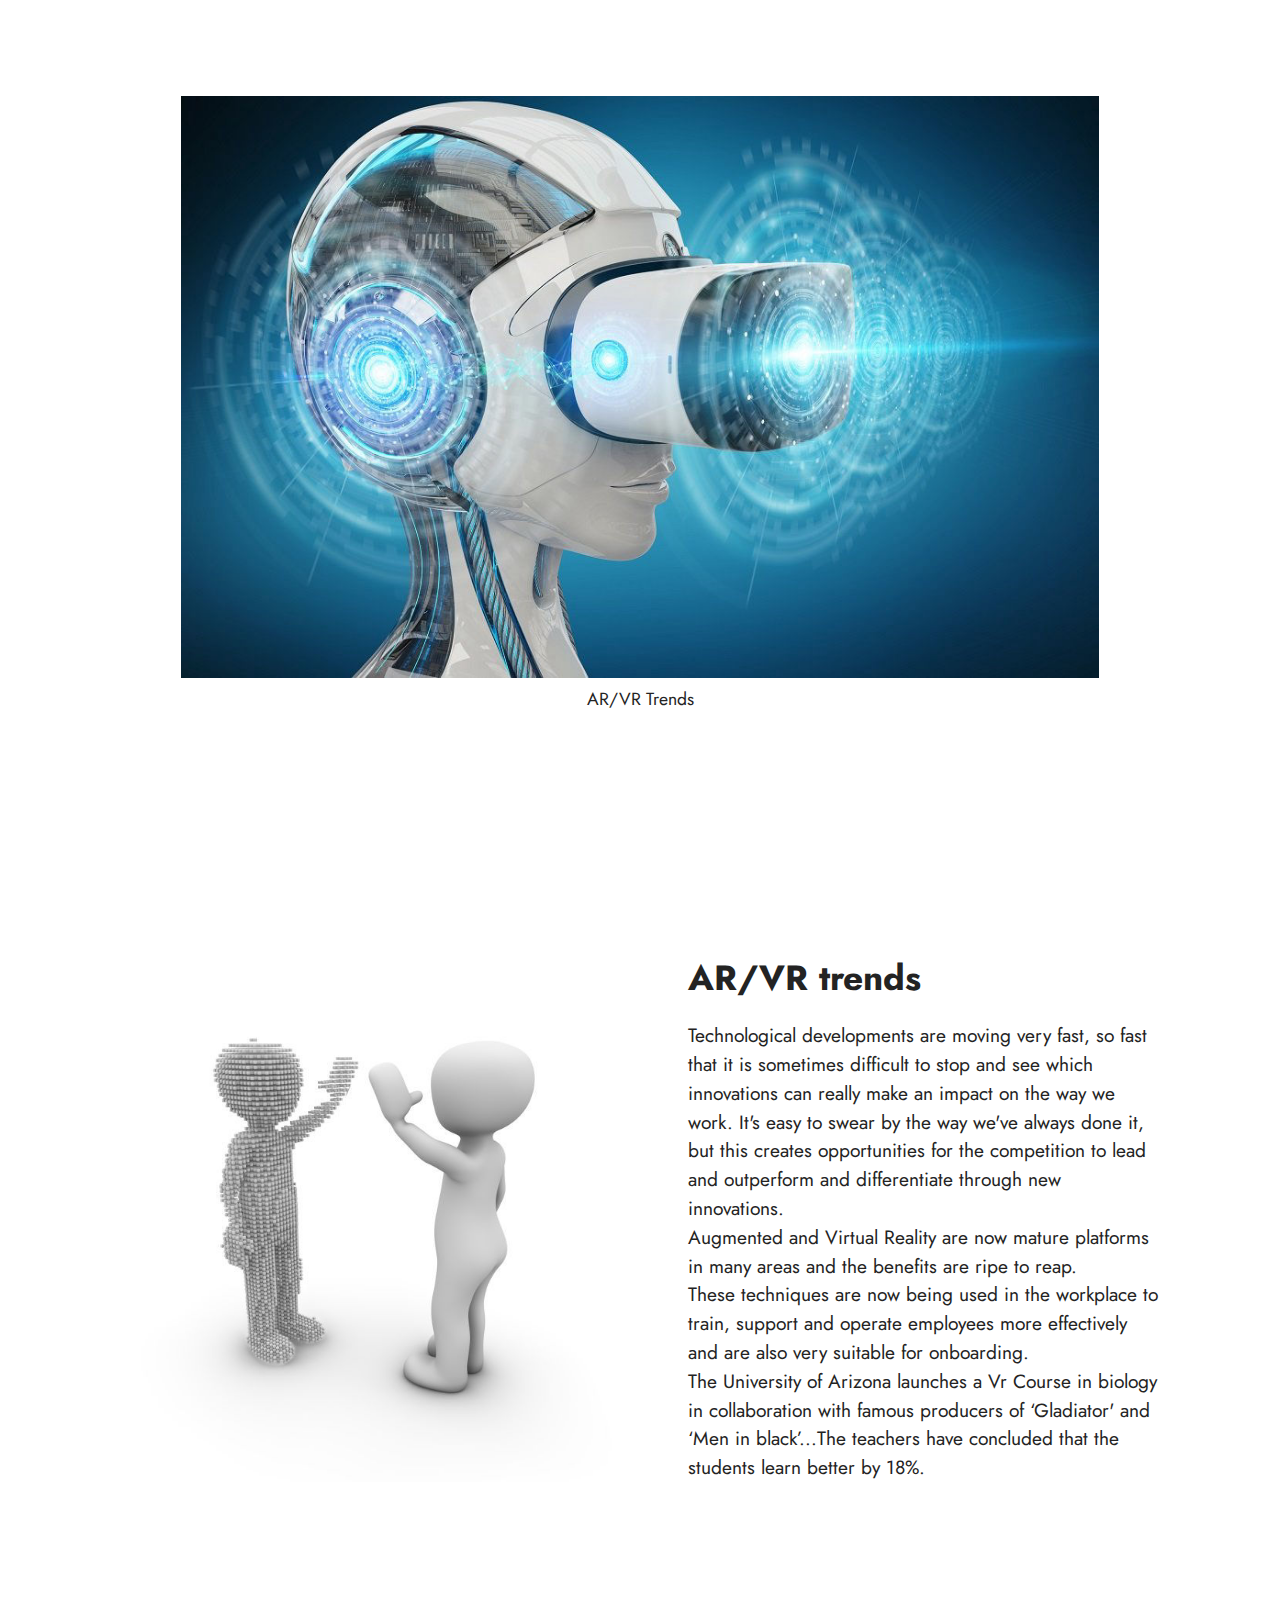
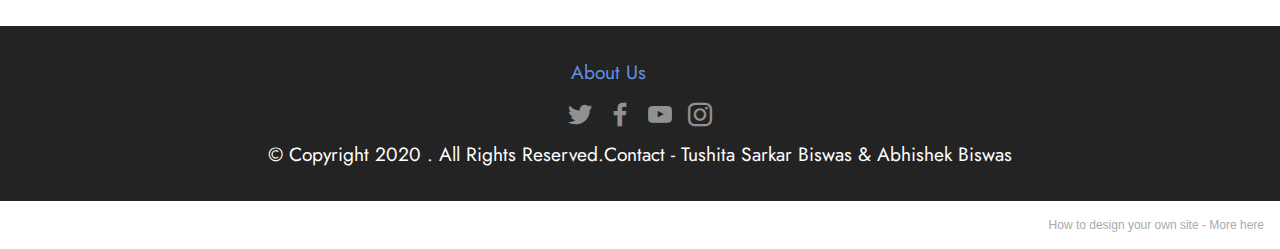
<file: page3.html>
<!DOCTYPE html>
<html  >
<head>
  <!-- Site made with Mobirise Website Builder v5.3.0, https://mobirise.com -->
  <meta charset="UTF-8">
  <meta http-equiv="X-UA-Compatible" content="IE=edge">
  <meta name="generator" content="Mobirise v5.3.0, mobirise.com">
  <meta name="viewport" content="width=device-width, initial-scale=1, minimum-scale=1">
  <link rel="shortcut icon" href="assets/images/logo5.png" type="image/x-icon">
  <meta name="description" content="">
  
  
  <title>blog-ar-vr</title>
  <link rel="stylesheet" href="assets/tether/tether.min.css">
  <link rel="stylesheet" href="assets/bootstrap/css/bootstrap.min.css">
  <link rel="stylesheet" href="assets/bootstrap/css/bootstrap-grid.min.css">
  <link rel="stylesheet" href="assets/bootstrap/css/bootstrap-reboot.min.css">
  <link rel="stylesheet" href="assets/web/assets/gdpr-plugin/gdpr-styles.css">
  <link rel="stylesheet" href="assets/socicon/css/styles.css">
  <link rel="stylesheet" href="assets/theme/css/style.css">
  <link rel="preload" as="style" href="assets/mobirise/css/mbr-additional.css"><link rel="stylesheet" href="assets/mobirise/css/mbr-additional.css" type="text/css">
  
  
  
  
</head>
<body>
  
  <section class="image3 cid-sPkNjVqNIh" id="image3-16">
    

    

    <div class="container">
        <div class="row justify-content-center">
            <div class="col-12 col-lg-10">
                <div class="image-wrapper">
                    <img src="assets/images/dreamstime-m-134983236-1000x634.jpg" alt="Mobirise">
                    <p class="mbr-description mbr-fonts-style mt-2 align-center display-4">AR/VR Trends</p>
                </div>
            </div>
        </div>
    </div>
</section>

<section class="image1 cid-sPkNjWTRCQ" id="image1-17">
    

    

    <div class="container">
        <div class="row align-items-center">
            <div class="col-12 col-lg-6">
                <div class="image-wrapper">
                    <img src="assets/images/mbr-1-696x696.jpg" alt="Mobirise">
                    <p class="mbr-description mbr-fonts-style pt-2 align-center display-4"></p>
                </div>
            </div>
            <div class="col-12 col-lg">
                <div class="text-wrapper">
                    <h3 class="mbr-section-title mbr-fonts-style mb-3 display-5"><strong>AR/VR trends</strong></h3>
                    <p class="mbr-text mbr-fonts-style display-7">Technological developments are moving very fast, so fast that it is sometimes difficult to stop and see which innovations can really make an impact on the way we work. It's easy to swear by the way we've always done it, but this creates opportunities for the competition to lead and outperform and differentiate through new innovations.
<br>Augmented and Virtual Reality are now mature platforms in many areas and the benefits are ripe to reap.
<br>These techniques are now being used in the workplace to train, support and operate employees more effectively and are also very suitable for onboarding.
<br>The University of Arizona launches a Vr Course in biology in collaboration with famous producers of ‘Gladiator' and ‘Men in black’...The teachers have concluded that the students learn better by 18%.&nbsp;<br></p>
                </div>
            </div>
        </div>
    </div>
</section>

<section class="footer3 cid-sPkTZzPThz" once="footers" id="footer3-1a">

    

    

    <div class="container">
        <div class="media-container-row align-center mbr-white">
            <div class="row row-links">
                <ul class="foot-menu">
                    
                    
                    
                    
                    
                <li class="foot-menu-item mbr-fonts-style display-7"><a href="https://eagleeyevision.nl/tushitasarkar" class="text-primary">About Us</a></li><li class="foot-menu-item mbr-fonts-style display-7"></li><li class="foot-menu-item mbr-fonts-style display-7"></li></ul>
            </div>
            <div class="row social-row">
                <div class="social-list align-right pb-2">
                    
                    
                    
                    
                    
                    
                <div class="soc-item">
                        <a href="https://twitter.com/mobirise" target="_blank">
                            <span class="socicon-twitter socicon mbr-iconfont mbr-iconfont-social"></span>
                        </a>
                    </div><div class="soc-item">
                        <a href="https://www.facebook.com/pages/Mobirise/1616226671953247" target="_blank">
                            <span class="socicon-facebook socicon mbr-iconfont mbr-iconfont-social"></span>
                        </a>
                    </div><div class="soc-item">
                        <a href="https://www.youtube.com/c/mobirise" target="_blank">
                            <span class="socicon-youtube socicon mbr-iconfont mbr-iconfont-social"></span>
                        </a>
                    </div><div class="soc-item">
                        <a href="https://instagram.com/mobirise" target="_blank">
                            <span class="mbr-iconfont mbr-iconfont-social socicon-instagram socicon"></span>
                        </a>
                    </div></div>
            </div>
            <div class="row row-copirayt">
                <p class="mbr-text mb-0 mbr-fonts-style mbr-white align-center display-7">
                    © Copyright 2020 . All Rights Reserved.Contact - Tushita Sarkar&nbsp;Biswas &amp; Abhishek&nbsp;Biswas<br>
                </p>
            </div>
        </div>
    </div>
</section><section style="background-color: #fff; font-family: -apple-system, BlinkMacSystemFont, 'Segoe UI', 'Roboto', 'Helvetica Neue', Arial, sans-serif; color:#aaa; font-size:12px; padding: 0; align-items: center; display: flex;"><a href="https://mobirise.site/c" style="flex: 1 1; height: 3rem; padding-left: 1rem;"></a><p style="flex: 0 0 auto; margin:0; padding-right:1rem;">How to design your own site - <a href="https://mobirise.site/x" style="color:#aaa;">More here</a></p></section><script src="assets/web/assets/jquery/jquery.min.js"></script>  <script src="assets/popper/popper.min.js"></script>  <script src="assets/tether/tether.min.js"></script>  <script src="assets/bootstrap/js/bootstrap.min.js"></script>  <script src="assets/smoothscroll/smooth-scroll.js"></script>  <script src="assets/theme/js/script.js"></script>  
  
  
</body>
</html>
</file>
<file: assets/web/assets/mobirise-icons2/mobirise2.css>
@font-face {
  font-family: 'Moririse2';
  font-display: swap;
  src:  url('mobirise2.eot?f2bix4');
  src:  url('mobirise2.eot?f2bix4#iefix') format('embedded-opentype'),
    url('mobirise2.ttf?f2bix4') format('truetype'),
    url('mobirise2.woff?f2bix4') format('woff'),
    url('mobirise2.svg?f2bix4#mobirise2') format('svg');
  font-weight: normal;
  font-style: normal;
}

[class^="mobi-"], [class*=" mobi-"] {
  /* use !important to prevent issues with browser extensions that change fonts */
  font-family: 'Moririse2' !important;
  speak: none;
  font-style: normal;
  font-weight: normal;
  font-variant: normal;
  text-transform: none;
  line-height: 1;

  /* Better Font Rendering =========== */
  -webkit-font-smoothing: antialiased;
  -moz-osx-font-smoothing: grayscale;
}

.mobi-mbri-add-submenu:before {
  content: "\e900";
}
.mobi-mbri-alert:before {
  content: "\e901";
}
.mobi-mbri-align-center:before {
  content: "\e902";
}
.mobi-mbri-align-justify:before {
  content: "\e903";
}
.mobi-mbri-align-left:before {
  content: "\e904";
}
.mobi-mbri-align-right:before {
  content: "\e905";
}
.mobi-mbri-android:before {
  content: "\e906";
}
.mobi-mbri-apple:before {
  content: "\e907";
}
.mobi-mbri-arrow-down:before {
  content: "\e908";
}
.mobi-mbri-arrow-next:before {
  content: "\e909";
}
.mobi-mbri-arrow-prev:before {
  content: "\e90a";
}
.mobi-mbri-arrow-up:before {
  content: "\e90b";
}
.mobi-mbri-bold:before {
  content: "\e90c";
}
.mobi-mbri-bookmark:before {
  content: "\e90d";
}
.mobi-mbri-bootstrap:before {
  content: "\e90e";
}
.mobi-mbri-briefcase:before {
  content: "\e90f";
}
.mobi-mbri-browse:before {
  content: "\e910";
}
.mobi-mbri-bulleted-list:before {
  content: "\e911";
}
.mobi-mbri-calendar:before {
  content: "\e912";
}
.mobi-mbri-camera:before {
  content: "\e913";
}
.mobi-mbri-cart-add:before {
  content: "\e914";
}
.mobi-mbri-cart-full:before {
  content: "\e915";
}
.mobi-mbri-cash:before {
  content: "\e916";
}
.mobi-mbri-change-style:before {
  content: "\e917";
}
.mobi-mbri-chat:before {
  content: "\e918";
}
.mobi-mbri-clock:before {
  content: "\e919";
}
.mobi-mbri-close:before {
  content: "\e91a";
}
.mobi-mbri-cloud:before {
  content: "\e91b";
}
.mobi-mbri-code:before {
  content: "\e91c";
}
.mobi-mbri-contact-form:before {
  content: "\e91d";
}
.mobi-mbri-credit-card:before {
  content: "\e91e";
}
.mobi-mbri-cursor-click:before {
  content: "\e91f";
}
.mobi-mbri-cust-feedback:before {
  content: "\e920";
}
.mobi-mbri-database:before {
  content: "\e921";
}
.mobi-mbri-delivery:before {
  content: "\e922";
}
.mobi-mbri-desktop:before {
  content: "\e923";
}
.mobi-mbri-devices:before {
  content: "\e924";
}
.mobi-mbri-down:before {
  content: "\e925";
}
.mobi-mbri-download-2:before {
  content: "\e926";
}
.mobi-mbri-download:before {
  content: "\e927";
}
.mobi-mbri-drag-n-drop-2:before {
  content: "\e928";
}
.mobi-mbri-drag-n-drop:before {
  content: "\e929";
}
.mobi-mbri-edit-2:before {
  content: "\e92a";
}
.mobi-mbri-edit:before {
  content: "\e92b";
}
.mobi-mbri-error:before {
  content: "\e92c";
}
.mobi-mbri-extension:before {
  content: "\e92d";
}
.mobi-mbri-features:before {
  content: "\e92e";
}
.mobi-mbri-file:before {
  content: "\e92f";
}
.mobi-mbri-flag:before {
  content: "\e930";
}
.mobi-mbri-folder:before {
  content: "\e931";
}
.mobi-mbri-gift:before {
  content: "\e932";
}
.mobi-mbri-github:before {
  content: "\e933";
}
.mobi-mbri-globe-2:before {
  content: "\e934";
}
.mobi-mbri-globe:before {
  content: "\e935";
}
.mobi-mbri-growing-chart:before {
  content: "\e936";
}
.mobi-mbri-hearth:before {
  content: "\e937";
}
.mobi-mbri-help:before {
  content: "\e938";
}
.mobi-mbri-home:before {
  content: "\e939";
}
.mobi-mbri-hot-cup:before {
  content: "\e93a";
}
.mobi-mbri-idea:before {
  content: "\e93b";
}
.mobi-mbri-image-gallery:before {
  content: "\e93c";
}
.mobi-mbri-image-slider:before {
  content: "\e93d";
}
.mobi-mbri-info:before {
  content: "\e93e";
}
.mobi-mbri-italic:before {
  content: "\e93f";
}
.mobi-mbri-key:before {
  content: "\e940";
}
.mobi-mbri-laptop:before {
  content: "\e941";
}
.mobi-mbri-layers:before {
  content: "\e942";
}
.mobi-mbri-left-right:before {
  content: "\e943";
}
.mobi-mbri-left:before {
  content: "\e944";
}
.mobi-mbri-letter:before {
  content: "\e945";
}
.mobi-mbri-like:before {
  content: "\e946";
}
.mobi-mbri-link:before {
  content: "\e947";
}
.mobi-mbri-lock:before {
  content: "\e948";
}
.mobi-mbri-login:before {
  content: "\e949";
}
.mobi-mbri-logout:before {
  content: "\e94a";
}
.mobi-mbri-magic-stick:before {
  content: "\e94b";
}
.mobi-mbri-map-pin:before {
  content: "\e94c";
}
.mobi-mbri-menu:before {
  content: "\e94d";
}
.mobi-mbri-mobile-2:before {
  content: "\e94e";
}
.mobi-mbri-mobile-horizontal:before {
  content: "\e94f";
}
.mobi-mbri-mobile:before {
  content: "\e950";
}
.mobi-mbri-mobirise:before {
  content: "\e951";
}
.mobi-mbri-more-horizontal:before {
  content: "\e952";
}
.mobi-mbri-more-vertical:before {
  content: "\e953";
}
.mobi-mbri-music:before {
  content: "\e954";
}
.mobi-mbri-new-file:before {
  content: "\e955";
}
.mobi-mbri-numbered-list:before {
  content: "\e956";
}
.mobi-mbri-opened-folder:before {
  content: "\e957";
}
.mobi-mbri-pages:before {
  content: "\e958";
}
.mobi-mbri-paper-plane:before {
  content: "\e959";
}
.mobi-mbri-paperclip:before {
  content: "\e95a";
}
.mobi-mbri-phone:before {
  content: "\e95b";
}
.mobi-mbri-photo:before {
  content: "\e95c";
}
.mobi-mbri-photos:before {
  content: "\e95d";
}
.mobi-mbri-pin:before {
  content: "\e95e";
}
.mobi-mbri-play:before {
  content: "\e95f";
}
.mobi-mbri-plus:before {
  content: "\e960";
}
.mobi-mbri-preview:before {
  content: "\e961";
}
.mobi-mbri-print:before {
  content: "\e962";
}
.mobi-mbri-protect:before {
  content: "\e963";
}
.mobi-mbri-question:before {
  content: "\e964";
}
.mobi-mbri-quote-left:before {
  content: "\e965";
}
.mobi-mbri-quote-right:before {
  content: "\e966";
}
.mobi-mbri-redo:before {
  content: "\e967";
}
.mobi-mbri-refresh:before {
  content: "\e968";
}
.mobi-mbri-responsive-2:before {
  content: "\e969";
}
.mobi-mbri-responsive:before {
  content: "\e96a";
}
.mobi-mbri-right:before {
  content: "\e96b";
}
.mobi-mbri-rocket:before {
  content: "\e96c";
}
.mobi-mbri-sad-face:before {
  content: "\e96d";
}
.mobi-mbri-sale:before {
  content: "\e96e";
}
.mobi-mbri-save:before {
  content: "\e96f";
}
.mobi-mbri-search:before {
  content: "\e970";
}
.mobi-mbri-setting-2:before {
  content: "\e971";
}
.mobi-mbri-setting-3:before {
  content: "\e972";
}
.mobi-mbri-setting:before {
  content: "\e973";
}
.mobi-mbri-share:before {
  content: "\e974";
}
.mobi-mbri-shopping-bag:before {
  content: "\e975";
}
.mobi-mbri-shopping-basket:before {
  content: "\e976";
}
.mobi-mbri-shopping-cart:before {
  content: "\e977";
}
.mobi-mbri-sites:before {
  content: "\e978";
}
.mobi-mbri-smile-face:before {
  content: "\e979";
}
.mobi-mbri-speed:before {
  content: "\e97a";
}
.mobi-mbri-star:before {
  content: "\e97b";
}
.mobi-mbri-success:before {
  content: "\e97c";
}
.mobi-mbri-sun:before {
  content: "\e97d";
}
.mobi-mbri-sun2:before {
  content: "\e97e";
}
.mobi-mbri-tablet-vertical:before {
  content: "\e97f";
}
.mobi-mbri-tablet:before {
  content: "\e980";
}
.mobi-mbri-target:before {
  content: "\e981";
}
.mobi-mbri-timer:before {
  content: "\e982";
}
.mobi-mbri-to-ftp:before {
  content: "\e983";
}
.mobi-mbri-to-local-drive:before {
  content: "\e984";
}
.mobi-mbri-touch-swipe:before {
  content: "\e985";
}
.mobi-mbri-touch:before {
  content: "\e986";
}
.mobi-mbri-trash:before {
  content: "\e987";
}
.mobi-mbri-underline:before {
  content: "\e988";
}
.mobi-mbri-undo:before {
  content: "\e989";
}
.mobi-mbri-unlink:before {
  content: "\e98a";
}
.mobi-mbri-unlock:before {
  content: "\e98b";
}
.mobi-mbri-up-down:before {
  content: "\e98c";
}
.mobi-mbri-up:before {
  content: "\e98d";
}
.mobi-mbri-update:before {
  content: "\e98e";
}
.mobi-mbri-upload-2:before {
  content: "\e98f";
}
.mobi-mbri-upload:before {
  content: "\e990";
}
.mobi-mbri-user-2:before {
  content: "\e991";
}
.mobi-mbri-user:before {
  content: "\e992";
}
.mobi-mbri-users:before {
  content: "\e993";
}
.mobi-mbri-video-play:before {
  content: "\e994";
}
.mobi-mbri-video:before {
  content: "\e995";
}
.mobi-mbri-watch:before {
  content: "\e996";
}
.mobi-mbri-website-theme-2:before {
  content: "\e997";
}
.mobi-mbri-website-theme:before {
  content: "\e998";
}
.mobi-mbri-wifi:before {
  content: "\e999";
}
.mobi-mbri-windows:before {
  content: "\e99a";
}
.mobi-mbri-zoom-in:before {
  content: "\e99b";
}
.mobi-mbri-zoom-out:before {
  content: "\e99c";
}
</file>
<file: assets/web/assets/gdpr-plugin/gdpr-styles.css>
.gdpr-block {
    padding: 10px;
    font-size: 14px;
    display: block;
    width: 100%;
    text-align: center;
}
.gdpr-block.covert {
	display: none;
}
.textGDPR {
    position: relative;
}
.gdpr-block label span.textGDPR input[name='gdpr']{
    width: 15px;
    height: 15px;
    margin: 0;
    position: absolute;
    top: 3px;
    left: -20px;
}
.gdpr-block label {
    color: #a7a7a7;
    vertical-align: middle;
    user-select: none;
    margin-bottom: 0;
}
</file>
<file: assets/socicon/css/styles.css>
@charset "UTF-8";

@font-face {
  font-family: 'Socicon';
  src:  url('../fonts/socicon.eot');
  src:  url('../fonts/socicon.eot?#iefix') format('embedded-opentype'),
    url('../fonts/socicon.woff2') format('woff2'),
    url('../fonts/socicon.ttf') format('truetype'),
    url('../fonts/socicon.woff') format('woff'),
    url('../fonts/socicon.svg#socicon') format('svg');
  font-weight: normal;
  font-style: normal;
  font-display: swap;
}

[data-icon]:before {
  font-family: "socicon" !important;
  content: attr(data-icon);
  font-style: normal !important;
  font-weight: normal !important;
  font-variant: normal !important;
  text-transform: none !important;
  speak: none;
  line-height: 1;
  -webkit-font-smoothing: antialiased;
  -moz-osx-font-smoothing: grayscale;
}

[class^="socicon-"], [class*=" socicon-"] {
  /* use !important to prevent issues with browser extensions that change fonts */
  font-family: 'Socicon' !important;
  speak: none;
  font-style: normal;
  font-weight: normal;
  font-variant: normal;
  text-transform: none;
  line-height: 1;

  /* Better Font Rendering =========== */
  -webkit-font-smoothing: antialiased;
  -moz-osx-font-smoothing: grayscale;
}

.socicon-eitaa:before {
  content: "\e97c";
}
.socicon-soroush:before {
  content: "\e97d";
}
.socicon-bale:before {
  content: "\e97e";
}
.socicon-zazzle:before {
  content: "\e97b";
}
.socicon-society6:before {
  content: "\e97a";
}
.socicon-redbubble:before {
  content: "\e979";
}
.socicon-avvo:before {
  content: "\e978";
}
.socicon-stitcher:before {
  content: "\e977";
}
.socicon-googlehangouts:before {
  content: "\e974";
}
.socicon-dlive:before {
  content: "\e975";
}
.socicon-vsco:before {
  content: "\e976";
}
.socicon-flipboard:before {
  content: "\e973";
}
.socicon-ubuntu:before {
  content: "\e958";
}
.socicon-artstation:before {
  content: "\e959";
}
.socicon-invision:before {
  content: "\e95a";
}
.socicon-torial:before {
  content: "\e95b";
}
.socicon-collectorz:before {
  content: "\e95c";
}
.socicon-seenthis:before {
  content: "\e95d";
}
.socicon-googleplaymusic:before {
  content: "\e95e";
}
.socicon-debian:before {
  content: "\e95f";
}
.socicon-filmfreeway:before {
  content: "\e960";
}
.socicon-gnome:before {
  content: "\e961";
}
.socicon-itchio:before {
  content: "\e962";
}
.socicon-jamendo:before {
  content: "\e963";
}
.socicon-mix:before {
  content: "\e964";
}
.socicon-sharepoint:before {
  content: "\e965";
}
.socicon-tinder:before {
  content: "\e966";
}
.socicon-windguru:before {
  content: "\e967";
}
.socicon-cdbaby:before {
  content: "\e968";
}
.socicon-elementaryos:before {
  content: "\e969";
}
.socicon-stage32:before {
  content: "\e96a";
}
.socicon-tiktok:before {
  content: "\e96b";
}
.socicon-gitter:before {
  content: "\e96c";
}
.socicon-letterboxd:before {
  content: "\e96d";
}
.socicon-threema:before {
  content: "\e96e";
}
.socicon-splice:before {
  content: "\e96f";
}
.socicon-metapop:before {
  content: "\e970";
}
.socicon-naver:before {
  content: "\e971";
}
.socicon-remote:before {
  content: "\e972";
}
.socicon-internet:before {
  content: "\e957";
}
.socicon-moddb:before {
  content: "\e94b";
}
.socicon-indiedb:before {
  content: "\e94c";
}
.socicon-traxsource:before {
  content: "\e94d";
}
.socicon-gamefor:before {
  content: "\e94e";
}
.socicon-pixiv:before {
  content: "\e94f";
}
.socicon-myanimelist:before {
  content: "\e950";
}
.socicon-blackberry:before {
  content: "\e951";
}
.socicon-wickr:before {
  content: "\e952";
}
.socicon-spip:before {
  content: "\e953";
}
.socicon-napster:before {
  content: "\e954";
}
.socicon-beatport:before {
  content: "\e955";
}
.socicon-hackerone:before {
  content: "\e956";
}
.socicon-hackernews:before {
  content: "\e946";
}
.socicon-smashwords:before {
  content: "\e947";
}
.socicon-kobo:before {
  content: "\e948";
}
.socicon-bookbub:before {
  content: "\e949";
}
.socicon-mailru:before {
  content: "\e94a";
}
.socicon-gitlab:before {
  content: "\e945";
}
.socicon-instructables:before {
  content: "\e944";
}
.socicon-portfolio:before {
  content: "\e943";
}
.socicon-codered:before {
  content: "\e940";
}
.socicon-origin:before {
  content: "\e941";
}
.socicon-nextdoor:before {
  content: "\e942";
}
.socicon-udemy:before {
  content: "\e93f";
}
.socicon-livemaster:before {
  content: "\e93e";
}
.socicon-crunchbase:before {
  content: "\e93b";
}
.socicon-homefy:before {
  content: "\e93c";
}
.socicon-calendly:before {
  content: "\e93d";
}
.socicon-realtor:before {
  content: "\e90f";
}
.socicon-tidal:before {
  content: "\e910";
}
.socicon-qobuz:before {
  content: "\e911";
}
.socicon-natgeo:before {
  content: "\e912";
}
.socicon-mastodon:before {
  content: "\e913";
}
.socicon-unsplash:before {
  content: "\e914";
}
.socicon-homeadvisor:before {
  content: "\e915";
}
.socicon-angieslist:before {
  content: "\e916";
}
.socicon-codepen:before {
  content: "\e917";
}
.socicon-slack:before {
  content: "\e918";
}
.socicon-openaigym:before {
  content: "\e919";
}
.socicon-logmein:before {
  content: "\e91a";
}
.socicon-fiverr:before {
  content: "\e91b";
}
.socicon-gotomeeting:before {
  content: "\e91c";
}
.socicon-aliexpress:before {
  content: "\e91d";
}
.socicon-guru:before {
  content: "\e91e";
}
.socicon-appstore:before {
  content: "\e91f";
}
.socicon-homes:before {
  content: "\e920";
}
.socicon-zoom:before {
  content: "\e921";
}
.socicon-alibaba:before {
  content: "\e922";
}
.socicon-craigslist:before {
  content: "\e923";
}
.socicon-wix:before {
  content: "\e924";
}
.socicon-redfin:before {
  content: "\e925";
}
.socicon-googlecalendar:before {
  content: "\e926";
}
.socicon-shopify:before {
  content: "\e927";
}
.socicon-freelancer:before {
  content: "\e928";
}
.socicon-seedrs:before {
  content: "\e929";
}
.socicon-bing:before {
  content: "\e92a";
}
.socicon-doodle:before {
  content: "\e92b";
}
.socicon-bonanza:before {
  content: "\e92c";
}
.socicon-squarespace:before {
  content: "\e92d";
}
.socicon-toptal:before {
  content: "\e92e";
}
.socicon-gust:before {
  content: "\e92f";
}
.socicon-ask:before {
  content: "\e930";
}
.socicon-trulia:before {
  content: "\e931";
}
.socicon-loomly:before {
  content: "\e932";
}
.socicon-ghost:before {
  content: "\e933";
}
.socicon-upwork:before {
  content: "\e934";
}
.socicon-fundable:before {
  content: "\e935";
}
.socicon-booking:before {
  content: "\e936";
}
.socicon-googlemaps:before {
  content: "\e937";
}
.socicon-zillow:before {
  content: "\e938";
}
.socicon-niconico:before {
  content: "\e939";
}
.socicon-toneden:before {
  content: "\e93a";
}
.socicon-augment:before {
  content: "\e908";
}
.socicon-bitbucket:before {
  content: "\e909";
}
.socicon-fyuse:before {
  content: "\e90a";
}
.socicon-yt-gaming:before {
  content: "\e90b";
}
.socicon-sketchfab:before {
  content: "\e90c";
}
.socicon-mobcrush:before {
  content: "\e90d";
}
.socicon-microsoft:before {
  content: "\e90e";
}
.socicon-pandora:before {
  content: "\e907";
}
.socicon-messenger:before {
  content: "\e906";
}
.socicon-gamewisp:before {
  content: "\e905";
}
.socicon-bloglovin:before {
  content: "\e904";
}
.socicon-tunein:before {
  content: "\e903";
}
.socicon-gamejolt:before {
  content: "\e901";
}
.socicon-trello:before {
  content: "\e902";
}
.socicon-spreadshirt:before {
  content: "\e900";
}
.socicon-500px:before {
  content: "\e000";
}
.socicon-8tracks:before {
  content: "\e001";
}
.socicon-airbnb:before {
  content: "\e002";
}
.socicon-alliance:before {
  content: "\e003";
}
.socicon-amazon:before {
  content: "\e004";
}
.socicon-amplement:before {
  content: "\e005";
}
.socicon-android:before {
  content: "\e006";
}
.socicon-angellist:before {
  content: "\e007";
}
.socicon-apple:before {
  content: "\e008";
}
.socicon-appnet:before {
  content: "\e009";
}
.socicon-baidu:before {
  content: "\e00a";
}
.socicon-bandcamp:before {
  content: "\e00b";
}
.socicon-battlenet:before {
  content: "\e00c";
}
.socicon-mixer:before {
  content: "\e00d";
}
.socicon-bebee:before {
  content: "\e00e";
}
.socicon-bebo:before {
  content: "\e00f";
}
.socicon-behance:before {
  content: "\e010";
}
.socicon-blizzard:before {
  content: "\e011";
}
.socicon-blogger:before {
  content: "\e012";
}
.socicon-buffer:before {
  content: "\e013";
}
.socicon-chrome:before {
  content: "\e014";
}
.socicon-coderwall:before {
  content: "\e015";
}
.socicon-curse:before {
  content: "\e016";
}
.socicon-dailymotion:before {
  content: "\e017";
}
.socicon-deezer:before {
  content: "\e018";
}
.socicon-delicious:before {
  content: "\e019";
}
.socicon-deviantart:before {
  content: "\e01a";
}
.socicon-diablo:before {
  content: "\e01b";
}
.socicon-digg:before {
  content: "\e01c";
}
.socicon-discord:before {
  content: "\e01d";
}
.socicon-disqus:before {
  content: "\e01e";
}
.socicon-douban:before {
  content: "\e01f";
}
.socicon-draugiem:before {
  content: "\e020";
}
.socicon-dribbble:before {
  content: "\e021";
}
.socicon-drupal:before {
  content: "\e022";
}
.socicon-ebay:before {
  content: "\e023";
}
.socicon-ello:before {
  content: "\e024";
}
.socicon-endomodo:before {
  content: "\e025";
}
.socicon-envato:before {
  content: "\e026";
}
.socicon-etsy:before {
  content: "\e027";
}
.socicon-facebook:before {
  content: "\e028";
}
.socicon-feedburner:before {
  content: "\e029";
}
.socicon-filmweb:before {
  content: "\e02a";
}
.socicon-firefox:before {
  content: "\e02b";
}
.socicon-flattr:before {
  content: "\e02c";
}
.socicon-flickr:before {
  content: "\e02d";
}
.socicon-formulr:before {
  content: "\e02e";
}
.socicon-forrst:before {
  content: "\e02f";
}
.socicon-foursquare:before {
  content: "\e030";
}
.socicon-friendfeed:before {
  content: "\e031";
}
.socicon-github:before {
  content: "\e032";
}
.socicon-goodreads:before {
  content: "\e033";
}
.socicon-google:before {
  content: "\e034";
}
.socicon-googlescholar:before {
  content: "\e035";
}
.socicon-googlegroups:before {
  content: "\e036";
}
.socicon-googlephotos:before {
  content: "\e037";
}
.socicon-googleplus:before {
  content: "\e038";
}
.socicon-grooveshark:before {
  content: "\e039";
}
.socicon-hackerrank:before {
  content: "\e03a";
}
.socicon-hearthstone:before {
  content: "\e03b";
}
.socicon-hellocoton:before {
  content: "\e03c";
}
.socicon-heroes:before {
  content: "\e03d";
}
.socicon-smashcast:before {
  content: "\e03e";
}
.socicon-horde:before {
  content: "\e03f";
}
.socicon-houzz:before {
  content: "\e040";
}
.socicon-icq:before {
  content: "\e041";
}
.socicon-identica:before {
  content: "\e042";
}
.socicon-imdb:before {
  content: "\e043";
}
.socicon-instagram:before {
  content: "\e044";
}
.socicon-issuu:before {
  content: "\e045";
}
.socicon-istock:before {
  content: "\e046";
}
.socicon-itunes:before {
  content: "\e047";
}
.socicon-keybase:before {
  content: "\e048";
}
.socicon-lanyrd:before {
  content: "\e049";
}
.socicon-lastfm:before {
  content: "\e04a";
}
.socicon-line:before {
  content: "\e04b";
}
.socicon-linkedin:before {
  content: "\e04c";
}
.socicon-livejournal:before {
  content: "\e04d";
}
.socicon-lyft:before {
  content: "\e04e";
}
.socicon-macos:before {
  content: "\e04f";
}
.socicon-mail:before {
  content: "\e050";
}
.socicon-medium:before {
  content: "\e051";
}
.socicon-meetup:before {
  content: "\e052";
}
.socicon-mixcloud:before {
  content: "\e053";
}
.socicon-modelmayhem:before {
  content: "\e054";
}
.socicon-mumble:before {
  content: "\e055";
}
.socicon-myspace:before {
  content: "\e056";
}
.socicon-newsvine:before {
  content: "\e057";
}
.socicon-nintendo:before {
  content: "\e058";
}
.socicon-npm:before {
  content: "\e059";
}
.socicon-odnoklassniki:before {
  content: "\e05a";
}
.socicon-openid:before {
  content: "\e05b";
}
.socicon-opera:before {
  content: "\e05c";
}
.socicon-outlook:before {
  content: "\e05d";
}
.socicon-overwatch:before {
  content: "\e05e";
}
.socicon-patreon:before {
  content: "\e05f";
}
.socicon-paypal:before {
  content: "\e060";
}
.socicon-periscope:before {
  content: "\e061";
}
.socicon-persona:before {
  content: "\e062";
}
.socicon-pinterest:before {
  content: "\e063";
}
.socicon-play:before {
  content: "\e064";
}
.socicon-player:before {
  content: "\e065";
}
.socicon-playstation:before {
  content: "\e066";
}
.socicon-pocket:before {
  content: "\e067";
}
.socicon-qq:before {
  content: "\e068";
}
.socicon-quora:before {
  content: "\e069";
}
.socicon-raidcall:before {
  content: "\e06a";
}
.socicon-ravelry:before {
  content: "\e06b";
}
.socicon-reddit:before {
  content: "\e06c";
}
.socicon-renren:before {
  content: "\e06d";
}
.socicon-researchgate:before {
  content: "\e06e";
}
.socicon-residentadvisor:before {
  content: "\e06f";
}
.socicon-reverbnation:before {
  content: "\e070";
}
.socicon-rss:before {
  content: "\e071";
}
.socicon-sharethis:before {
  content: "\e072";
}
.socicon-skype:before {
  content: "\e073";
}
.socicon-slideshare:before {
  content: "\e074";
}
.socicon-smugmug:before {
  content: "\e075";
}
.socicon-snapchat:before {
  content: "\e076";
}
.socicon-songkick:before {
  content: "\e077";
}
.socicon-soundcloud:before {
  content: "\e078";
}
.socicon-spotify:before {
  content: "\e079";
}
.socicon-stackexchange:before {
  content: "\e07a";
}
.socicon-stackoverflow:before {
  content: "\e07b";
}
.socicon-starcraft:before {
  content: "\e07c";
}
.socicon-stayfriends:before {
  content: "\e07d";
}
.socicon-steam:before {
  content: "\e07e";
}
.socicon-storehouse:before {
  content: "\e07f";
}
.socicon-strava:before {
  content: "\e080";
}
.socicon-streamjar:before {
  content: "\e081";
}
.socicon-stumbleupon:before {
  content: "\e082";
}
.socicon-swarm:before {
  content: "\e083";
}
.socicon-teamspeak:before {
  content: "\e084";
}
.socicon-teamviewer:before {
  content: "\e085";
}
.socicon-technorati:before {
  content: "\e086";
}
.socicon-telegram:before {
  content: "\e087";
}
.socicon-tripadvisor:before {
  content: "\e088";
}
.socicon-tripit:before {
  content: "\e089";
}
.socicon-triplej:before {
  content: "\e08a";
}
.socicon-tumblr:before {
  content: "\e08b";
}
.socicon-twitch:before {
  content: "\e08c";
}
.socicon-twitter:before {
  content: "\e08d";
}
.socicon-uber:before {
  content: "\e08e";
}
.socicon-ventrilo:before {
  content: "\e08f";
}
.socicon-viadeo:before {
  content: "\e090";
}
.socicon-viber:before {
  content: "\e091";
}
.socicon-viewbug:before {
  content: "\e092";
}
.socicon-vimeo:before {
  content: "\e093";
}
.socicon-vine:before {
  content: "\e094";
}
.socicon-vkontakte:before {
  content: "\e095";
}
.socicon-warcraft:before {
  content: "\e096";
}
.socicon-wechat:before {
  content: "\e097";
}
.socicon-weibo:before {
  content: "\e098";
}
.socicon-whatsapp:before {
  content: "\e099";
}
.socicon-wikipedia:before {
  content: "\e09a";
}
.socicon-windows:before {
  content: "\e09b";
}
.socicon-wordpress:before {
  content: "\e09c";
}
.socicon-wykop:before {
  content: "\e09d";
}
.socicon-xbox:before {
  content: "\e09e";
}
.socicon-xing:before {
  content: "\e09f";
}
.socicon-yahoo:before {
  content: "\e0a0";
}
.socicon-yammer:before {
  content: "\e0a1";
}
.socicon-yandex:before {
  content: "\e0a2";
}
.socicon-yelp:before {
  content: "\e0a3";
}
.socicon-younow:before {
  content: "\e0a4";
}
.socicon-youtube:before {
  content: "\e0a5";
}
.socicon-zapier:before {
  content: "\e0a6";
}
.socicon-zerply:before {
  content: "\e0a7";
}
.socicon-zomato:before {
  content: "\e0a8";
}
.socicon-zynga:before {
  content: "\e0a9";
}
</file>
<file: assets/theme/css/style.css>
@charset "UTF-8";
section {
  background-color: #ffffff;
}

body {
  font-style: normal;
  line-height: 1.5;
  font-weight: 400;
  color: #232323;
  position: relative;
}

section,
.container,
.container-fluid {
  position: relative;
  word-wrap: break-word;
}

a.mbr-iconfont:hover {
  text-decoration: none;
}

.article .lead p,
.article .lead ul,
.article .lead ol,
.article .lead pre,
.article .lead blockquote {
  margin-bottom: 0;
}

a {
  font-style: normal;
  font-weight: 400;
  cursor: pointer;
}
a, a:hover {
  text-decoration: none;
}

.mbr-section-title {
  font-style: normal;
  line-height: 1.3;
}

.mbr-section-subtitle {
  line-height: 1.3;
}

.mbr-text {
  font-style: normal;
  line-height: 1.7;
}

h1,
h2,
h3,
h4,
h5,
h6,
.display-1,
.display-2,
.display-4,
.display-5,
.display-7,
span,
p,
a {
  line-height: 1;
  word-break: break-word;
  word-wrap: break-word;
  font-weight: 400;
}

b,
strong {
  font-weight: bold;
}

input:-webkit-autofill, input:-webkit-autofill:hover, input:-webkit-autofill:focus, input:-webkit-autofill:active {
  transition-delay: 9999s;
  -webkit-transition-property: background-color, color;
  transition-property: background-color, color;
}

textarea[type=hidden] {
  display: none;
}

section {
  background-position: 50% 50%;
  background-repeat: no-repeat;
  background-size: cover;
}
section .mbr-background-video,
section .mbr-background-video-preview {
  position: absolute;
  bottom: 0;
  left: 0;
  right: 0;
  top: 0;
}

.hidden {
  visibility: hidden;
}

.mbr-z-index20 {
  z-index: 20;
}

/*! Base colors */
.mbr-white {
  color: #ffffff;
}

.mbr-black {
  color: #111111;
}

.mbr-bg-white {
  background-color: #ffffff;
}

.mbr-bg-black {
  background-color: #000000;
}

/*! Text-aligns */
.align-left {
  text-align: left;
}

.align-center {
  text-align: center;
}

.align-right {
  text-align: right;
}

/*! Font-weight  */
.mbr-light {
  font-weight: 300;
}

.mbr-regular {
  font-weight: 400;
}

.mbr-semibold {
  font-weight: 500;
}

.mbr-bold {
  font-weight: 700;
}

/*! Media  */
.media-content {
  flex-basis: 100%;
}

.media-container-row {
  display: flex;
  flex-direction: row;
  flex-wrap: wrap;
  justify-content: center;
  align-content: center;
  align-items: start;
}
.media-container-row .media-size-item {
  width: 400px;
}

.media-container-column {
  display: flex;
  flex-direction: column;
  flex-wrap: wrap;
  justify-content: center;
  align-content: center;
  align-items: stretch;
}
.media-container-column > * {
  width: 100%;
}

@media (min-width: 992px) {
  .media-container-row {
    flex-wrap: nowrap;
  }
}
figure {
  margin-bottom: 0;
  overflow: hidden;
}

figure[mbr-media-size] {
  transition: width 0.1s;
}

img,
iframe {
  display: block;
  width: 100%;
}

.card {
  background-color: transparent;
  border: none;
}

.card-box {
  width: 100%;
}

.card-img {
  text-align: center;
  flex-shrink: 0;
  -webkit-flex-shrink: 0;
}

.media {
  max-width: 100%;
  margin: 0 auto;
}

.mbr-figure {
  align-self: center;
}

.media-container > div {
  max-width: 100%;
}

.mbr-figure img,
.card-img img {
  width: 100%;
}

@media (max-width: 991px) {
  .media-size-item {
    width: auto !important;
  }

  .media {
    width: auto;
  }

  .mbr-figure {
    width: 100% !important;
  }
}
/*! Buttons */
.mbr-section-btn {
  margin-left: -0.6rem;
  margin-right: -0.6rem;
  font-size: 0;
}

.btn {
  font-weight: 600;
  border-width: 1px;
  font-style: normal;
  margin: 0.6rem 0.6rem;
  white-space: normal;
  transition: all 0.2s ease-in-out;
  display: inline-flex;
  align-items: center;
  justify-content: center;
  word-break: break-word;
}

.btn-sm {
  font-weight: 600;
  letter-spacing: 0px;
  transition: all 0.3s ease-in-out;
}

.btn-md {
  font-weight: 600;
  letter-spacing: 0px;
  transition: all 0.3s ease-in-out;
}

.btn-lg {
  font-weight: 600;
  letter-spacing: 0px;
  transition: all 0.3s ease-in-out;
}

.btn-form {
  margin: 0;
}
.btn-form:hover {
  cursor: pointer;
}

nav .mbr-section-btn {
  margin-left: 0rem;
  margin-right: 0rem;
}

/*! Btn icon margin */
.btn .mbr-iconfont,
.btn.btn-sm .mbr-iconfont {
  order: 1;
  cursor: pointer;
  margin-left: 0.5rem;
  vertical-align: sub;
}

.btn.btn-md .mbr-iconfont,
.btn.btn-md .mbr-iconfont {
  margin-left: 0.8rem;
}

.mbr-regular {
  font-weight: 400;
}

.mbr-semibold {
  font-weight: 500;
}

.mbr-bold {
  font-weight: 700;
}

[type=submit] {
  -webkit-appearance: none;
}

/*! Full-screen */
.mbr-fullscreen .mbr-overlay {
  min-height: 100vh;
}

.mbr-fullscreen {
  display: flex;
  display: -moz-flex;
  display: -ms-flex;
  display: -o-flex;
  align-items: center;
  min-height: 100vh;
  padding-top: 3rem;
  padding-bottom: 3rem;
}

/*! Map */
.map {
  height: 25rem;
  position: relative;
}
.map iframe {
  width: 100%;
  height: 100%;
}

/*! Scroll to top arrow */
.mbr-arrow-up {
  bottom: 25px;
  right: 90px;
  position: fixed;
  text-align: right;
  z-index: 5000;
  color: #ffffff;
  font-size: 22px;
}

.mbr-arrow-up a {
  background: rgba(0, 0, 0, 0.2);
  border-radius: 50%;
  color: #fff;
  display: inline-block;
  height: 60px;
  width: 60px;
  border: 2px solid #fff;
  outline-style: none !important;
  position: relative;
  text-decoration: none;
  transition: all 0.3s ease-in-out;
  cursor: pointer;
  text-align: center;
}
.mbr-arrow-up a:hover {
  background-color: rgba(0, 0, 0, 0.4);
}
.mbr-arrow-up a i {
  line-height: 60px;
}

.mbr-arrow-up-icon {
  display: block;
  color: #fff;
}

.mbr-arrow-up-icon::before {
  content: "›";
  display: inline-block;
  font-family: serif;
  font-size: 22px;
  line-height: 1;
  font-style: normal;
  position: relative;
  top: 6px;
  left: -4px;
  transform: rotate(-90deg);
}

/*! Arrow Down */
.mbr-arrow {
  position: absolute;
  bottom: 45px;
  left: 50%;
  width: 60px;
  height: 60px;
  cursor: pointer;
  background-color: rgba(80, 80, 80, 0.5);
  border-radius: 50%;
  transform: translateX(-50%);
}
@media (max-width: 767px) {
  .mbr-arrow {
    display: none;
  }
}
.mbr-arrow > a {
  display: inline-block;
  text-decoration: none;
  outline-style: none;
  -webkit-animation: arrowdown 1.7s ease-in-out infinite;
          animation: arrowdown 1.7s ease-in-out infinite;
  color: #ffffff;
}
.mbr-arrow > a > i {
  position: absolute;
  top: -2px;
  left: 15px;
  font-size: 2rem;
}

#scrollToTop a i::before {
  content: "";
  position: absolute;
  display: block;
  border-bottom: 2.5px solid #fff;
  border-left: 2.5px solid #fff;
  width: 27.8%;
  height: 27.8%;
  left: 50%;
  top: 51%;
  transform: translateY(-30%) translateX(-50%) rotate(135deg);
}

@keyframes arrowdown {
  0% {
    transform: translateY(0px);
  }
  50% {
    transform: translateY(-5px);
  }
  100% {
    transform: translateY(0px);
  }
}
@-webkit-keyframes arrowdown {
  0% {
    transform: translateY(0px);
  }
  50% {
    transform: translateY(-5px);
  }
  100% {
    transform: translateY(0px);
  }
}
@media (max-width: 500px) {
  .mbr-arrow-up {
    left: 0;
    right: 0;
    text-align: center;
  }
}
/*Gradients animation*/
@keyframes gradient-animation {
  from {
    background-position: 0% 100%;
    -webkit-animation-timing-function: ease-in-out;
            animation-timing-function: ease-in-out;
  }
  to {
    background-position: 100% 0%;
    -webkit-animation-timing-function: ease-in-out;
            animation-timing-function: ease-in-out;
  }
}
@-webkit-keyframes gradient-animation {
  from {
    background-position: 0% 100%;
    -webkit-animation-timing-function: ease-in-out;
            animation-timing-function: ease-in-out;
  }
  to {
    background-position: 100% 0%;
    -webkit-animation-timing-function: ease-in-out;
            animation-timing-function: ease-in-out;
  }
}
.bg-gradient {
  background-size: 200% 200%;
  animation: gradient-animation 5s infinite alternate;
  -webkit-animation: gradient-animation 5s infinite alternate;
}

.menu .navbar-brand {
  display: -webkit-flex;
}
.menu .navbar-brand span {
  display: flex;
  display: -webkit-flex;
}
.menu .navbar-brand .navbar-caption-wrap {
  display: -webkit-flex;
}
.menu .navbar-brand .navbar-logo img {
  display: -webkit-flex;
  width: auto;
}
@media (min-width: 768px) and (max-width: 991px) {
  .menu .navbar-toggleable-sm .navbar-nav {
    display: -ms-flexbox;
  }
}
@media (max-width: 991px) {
  .menu .navbar-collapse {
    max-height: 93.5vh;
  }
  .menu .navbar-collapse.show {
    overflow: auto;
  }
}
@media (min-width: 992px) {
  .menu .navbar-nav.nav-dropdown {
    display: -webkit-flex;
  }
  .menu .navbar-toggleable-sm .navbar-collapse {
    display: -webkit-flex !important;
  }
  .menu .collapsed .navbar-collapse {
    max-height: 93.5vh;
  }
  .menu .collapsed .navbar-collapse.show {
    overflow: auto;
  }
}
@media (max-width: 767px) {
  .menu .navbar-collapse {
    max-height: 80vh;
  }
}

.nav-link .mbr-iconfont {
  margin-right: 0.5rem;
}

.navbar {
  display: -webkit-flex;
  -webkit-flex-wrap: wrap;
  -webkit-align-items: center;
  -webkit-justify-content: space-between;
}

.navbar-collapse {
  -webkit-flex-basis: 100%;
  -webkit-flex-grow: 1;
  -webkit-align-items: center;
}

.nav-dropdown .link {
  padding: 0.667em 1.667em !important;
  margin: 0 !important;
}

.nav {
  display: -webkit-flex;
  -webkit-flex-wrap: wrap;
}

.row {
  display: -webkit-flex;
  -webkit-flex-wrap: wrap;
}

.justify-content-center {
  -webkit-justify-content: center;
}

.form-inline {
  display: -webkit-flex;
}

.card-wrapper {
  -webkit-flex: 1;
}

.carousel-control {
  z-index: 10;
  display: -webkit-flex;
}

.carousel-controls {
  display: -webkit-flex;
}

.media {
  display: -webkit-flex;
}

.form-group:focus {
  outline: none;
}

.jq-selectbox__select {
  padding: 7px 0;
  position: relative;
}

.jq-selectbox__dropdown {
  overflow: hidden;
  border-radius: 10px;
  position: absolute;
  top: 100%;
  left: 0 !important;
  width: 100% !important;
}

.jq-selectbox__trigger-arrow {
  right: 0;
  transform: translateY(-50%);
}

.jq-selectbox li {
  padding: 1.07em 0.5em;
}

input[type=range] {
  padding-left: 0 !important;
  padding-right: 0 !important;
}

.modal-dialog,
.modal-content {
  height: 100%;
}

.modal-dialog .carousel-inner {
  height: calc(100vh - 1.75rem);
}
@media (max-width: 575px) {
  .modal-dialog .carousel-inner {
    height: calc(100vh - 1rem);
  }
}

.carousel-item {
  text-align: center;
}

.carousel-item img {
  margin: auto;
}

.navbar-toggler {
  align-self: flex-start;
  padding: 0.25rem 0.75rem;
  font-size: 1.25rem;
  line-height: 1;
  background: transparent;
  border: 1px solid transparent;
  border-radius: 0.25rem;
}

.navbar-toggler:focus,
.navbar-toggler:hover {
  text-decoration: none;
}

.navbar-toggler-icon {
  display: inline-block;
  width: 1.5em;
  height: 1.5em;
  vertical-align: middle;
  content: "";
  background: no-repeat center center;
  background-size: 100% 100%;
}

.navbar-toggler-left {
  position: absolute;
  left: 1rem;
}

.navbar-toggler-right {
  position: absolute;
  right: 1rem;
}

.card-img {
  width: auto;
}

.menu .navbar.collapsed:not(.beta-menu) {
  flex-direction: column;
}

.carousel-item.active,
.carousel-item-next,
.carousel-item-prev {
  display: flex;
}

.note-air-layout .dropup .dropdown-menu,
.note-air-layout .navbar-fixed-bottom .dropdown .dropdown-menu {
  bottom: initial !important;
}

html,
body {
  height: auto;
  min-height: 100vh;
}

.dropup .dropdown-toggle::after {
  display: none;
}

.form-asterisk {
  font-family: initial;
  position: absolute;
  top: -2px;
  font-weight: normal;
}

.form-control-label {
  position: relative;
  cursor: pointer;
  margin-bottom: 0.357em;
  padding: 0;
}

.alert {
  color: #ffffff;
  border-radius: 0;
  border: 0;
  font-size: 1.1rem;
  line-height: 1.5;
  margin-bottom: 1.875rem;
  padding: 1.25rem;
  position: relative;
  text-align: center;
}
.alert.alert-form::after {
  background-color: inherit;
  bottom: -7px;
  content: "";
  display: block;
  height: 14px;
  left: 50%;
  margin-left: -7px;
  position: absolute;
  transform: rotate(45deg);
  width: 14px;
}

.form-control {
  background-color: #ffffff;
  background-clip: border-box;
  color: #232323;
  line-height: 1rem !important;
  height: auto;
  padding: 0.6rem 1.2rem;
  transition: border-color 0.25s ease 0s;
  border: 1px solid transparent !important;
  border-radius: 4px;
  box-shadow: rgba(0, 0, 0, 0.07) 0px 1px 1px 0px, rgba(0, 0, 0, 0.07) 0px 1px 3px 0px, rgba(0, 0, 0, 0.03) 0px 0px 0px 1px;
}
.form-active .form-control:invalid {
  border-color: red;
}

form .row {
  margin-left: -0.6rem;
  margin-right: -0.6rem;
}
form .row [class*=col] {
  padding-left: 0.6rem;
  padding-right: 0.6rem;
}

form .mbr-section-btn {
  margin: 0;
  padding-left: 0.6rem;
  padding-right: 0.6rem;
}

form .btn {
  display: flex;
  padding: 0.6rem 1.2rem;
  margin: 0;
}

form .form-check-input {
  margin-top: 0.5;
}

textarea.form-control {
  line-height: 1.5rem !important;
}

.form-group {
  margin-bottom: 1.2rem;
}

.form-control,
form .btn {
  min-height: 48px;
}

.gdpr-block label span.textGDPR input[name=gdpr] {
  top: 7px;
}

.form-control:focus {
  box-shadow: none;
}

:focus {
  outline: none;
}

.mbr-overlay {
  background-color: #000;
  bottom: 0;
  left: 0;
  opacity: 0.5;
  position: absolute;
  right: 0;
  top: 0;
  z-index: 0;
  pointer-events: none;
}

blockquote {
  font-style: italic;
  padding: 3rem;
  font-size: 1.09rem;
  position: relative;
  border-left: 3px solid;
}

ul,
ol,
pre,
blockquote {
  margin-bottom: 2.3125rem;
}

.mt-4 {
  margin-top: 2rem !important;
}

.mb-4 {
  margin-bottom: 2rem !important;
}

@media (min-width: 992px) {
  .container {
    padding-left: 16px;
    padding-right: 16px;
  }

  .row {
    margin-left: -16px;
    margin-right: -16px;
  }
  .row > [class*=col] {
    padding-left: 16px;
    padding-right: 16px;
  }
}
@media (min-width: 768px) {
  .container-fluid {
    padding-left: 32px;
    padding-right: 32px;
  }
}
@media (min-width: 768px) and (max-width: 991px) {
  .mbr-container {
    padding-left: 32px;
    padding-right: 32px;
  }
}
@media (max-width: 767px) {
  .mbr-container {
    padding-left: 16px;
    padding-right: 16px;
  }
}
.card-wrapper,
.item-wrapper {
  overflow: hidden;
}

.app-video-wrapper > img {
  opacity: 1;
}.engine {
	position: absolute;
	text-indent: -2400px;
	text-align: center;
	padding: 0;
	top: 0;
	left: -2400px;
}
</file>
<file: assets/mobirise/css/mbr-additional.css>
@import url(https://fonts.googleapis.com/css?family=Jost:100,200,300,400,500,600,700,800,900,100i,200i,300i,400i,500i,600i,700i,800i,900i&display=swap);





body {
  font-family: Jost;
}
.display-1 {
  font-family: 'Jost', sans-serif;
  font-size: 4.6rem;
  line-height: 1.1;
}
.display-1 > .mbr-iconfont {
  font-size: 5.75rem;
}
.display-2 {
  font-family: 'Jost', sans-serif;
  font-size: 3rem;
  line-height: 1.1;
}
.display-2 > .mbr-iconfont {
  font-size: 3.75rem;
}
.display-4 {
  font-family: 'Jost', sans-serif;
  font-size: 1.1rem;
  line-height: 1.5;
}
.display-4 > .mbr-iconfont {
  font-size: 1.375rem;
}
.display-5 {
  font-family: 'Jost', sans-serif;
  font-size: 2.2rem;
  line-height: 1.5;
}
.display-5 > .mbr-iconfont {
  font-size: 2.75rem;
}
.display-7 {
  font-family: 'Jost', sans-serif;
  font-size: 1.2rem;
  line-height: 1.5;
}
.display-7 > .mbr-iconfont {
  font-size: 1.5rem;
}
/* ---- Fluid typography for mobile devices ---- */
/* 1.4 - font scale ratio ( bootstrap == 1.42857 ) */
/* 100vw - current viewport width */
/* (48 - 20)  48 == 48rem == 768px, 20 == 20rem == 320px(minimal supported viewport) */
/* 0.65 - min scale variable, may vary */
@media (max-width: 992px) {
  .display-1 {
    font-size: 3.68rem;
  }
}
@media (max-width: 768px) {
  .display-1 {
    font-size: 3.22rem;
    font-size: calc( 2.26rem + (4.6 - 2.26) * ((100vw - 20rem) / (48 - 20)));
    line-height: calc( 1.1 * (2.26rem + (4.6 - 2.26) * ((100vw - 20rem) / (48 - 20))));
  }
  .display-2 {
    font-size: 2.4rem;
    font-size: calc( 1.7rem + (3 - 1.7) * ((100vw - 20rem) / (48 - 20)));
    line-height: calc( 1.3 * (1.7rem + (3 - 1.7) * ((100vw - 20rem) / (48 - 20))));
  }
  .display-4 {
    font-size: 0.88rem;
    font-size: calc( 1.0350000000000001rem + (1.1 - 1.0350000000000001) * ((100vw - 20rem) / (48 - 20)));
    line-height: calc( 1.4 * (1.0350000000000001rem + (1.1 - 1.0350000000000001) * ((100vw - 20rem) / (48 - 20))));
  }
  .display-5 {
    font-size: 1.76rem;
    font-size: calc( 1.42rem + (2.2 - 1.42) * ((100vw - 20rem) / (48 - 20)));
    line-height: calc( 1.4 * (1.42rem + (2.2 - 1.42) * ((100vw - 20rem) / (48 - 20))));
  }
  .display-7 {
    font-size: 0.96rem;
    font-size: calc( 1.07rem + (1.2 - 1.07) * ((100vw - 20rem) / (48 - 20)));
    line-height: calc( 1.4 * (1.07rem + (1.2 - 1.07) * ((100vw - 20rem) / (48 - 20))));
  }
}
/* Buttons */
.btn {
  padding: 0.6rem 1.2rem;
  border-radius: 4px;
}
.btn-sm {
  padding: 0.6rem 1.2rem;
  border-radius: 4px;
}
.btn-md {
  padding: 0.6rem 1.2rem;
  border-radius: 4px;
}
.btn-lg {
  padding: 1rem 2.6rem;
  border-radius: 4px;
}
.bg-primary {
  background-color: #6592e6 !important;
}
.bg-success {
  background-color: #40b0bf !important;
}
.bg-info {
  background-color: #47b5ed !important;
}
.bg-warning {
  background-color: #ffe161 !important;
}
.bg-danger {
  background-color: #ff9966 !important;
}
.btn-primary,
.btn-primary:active {
  background-color: #6592e6 !important;
  border-color: #6592e6 !important;
  color: #ffffff !important;
  box-shadow: 0 2px 2px 0 rgba(0, 0, 0, 0.2);
}
.btn-primary:hover,
.btn-primary:focus,
.btn-primary.focus,
.btn-primary.active {
  color: #ffffff !important;
  background-color: #2260d2 !important;
  border-color: #2260d2 !important;
  box-shadow: 0 2px 5px 0 rgba(0, 0, 0, 0.2);
}
.btn-primary.disabled,
.btn-primary:disabled {
  color: #ffffff !important;
  background-color: #2260d2 !important;
  border-color: #2260d2 !important;
}
.btn-secondary,
.btn-secondary:active {
  background-color: #ff6666 !important;
  border-color: #ff6666 !important;
  color: #ffffff !important;
  box-shadow: 0 2px 2px 0 rgba(0, 0, 0, 0.2);
}
.btn-secondary:hover,
.btn-secondary:focus,
.btn-secondary.focus,
.btn-secondary.active {
  color: #ffffff !important;
  background-color: #ff0f0f !important;
  border-color: #ff0f0f !important;
  box-shadow: 0 2px 5px 0 rgba(0, 0, 0, 0.2);
}
.btn-secondary.disabled,
.btn-secondary:disabled {
  color: #ffffff !important;
  background-color: #ff0f0f !important;
  border-color: #ff0f0f !important;
}
.btn-info,
.btn-info:active {
  background-color: #47b5ed !important;
  border-color: #47b5ed !important;
  color: #ffffff !important;
  box-shadow: 0 2px 2px 0 rgba(0, 0, 0, 0.2);
}
.btn-info:hover,
.btn-info:focus,
.btn-info.focus,
.btn-info.active {
  color: #ffffff !important;
  background-color: #148cca !important;
  border-color: #148cca !important;
  box-shadow: 0 2px 5px 0 rgba(0, 0, 0, 0.2);
}
.btn-info.disabled,
.btn-info:disabled {
  color: #ffffff !important;
  background-color: #148cca !important;
  border-color: #148cca !important;
}
.btn-success,
.btn-success:active {
  background-color: #40b0bf !important;
  border-color: #40b0bf !important;
  color: #ffffff !important;
  box-shadow: 0 2px 2px 0 rgba(0, 0, 0, 0.2);
}
.btn-success:hover,
.btn-success:focus,
.btn-success.focus,
.btn-success.active {
  color: #ffffff !important;
  background-color: #2a747e !important;
  border-color: #2a747e !important;
  box-shadow: 0 2px 5px 0 rgba(0, 0, 0, 0.2);
}
.btn-success.disabled,
.btn-success:disabled {
  color: #ffffff !important;
  background-color: #2a747e !important;
  border-color: #2a747e !important;
}
.btn-warning,
.btn-warning:active {
  background-color: #ffe161 !important;
  border-color: #ffe161 !important;
  color: #614f00 !important;
  box-shadow: 0 2px 2px 0 rgba(0, 0, 0, 0.2);
}
.btn-warning:hover,
.btn-warning:focus,
.btn-warning.focus,
.btn-warning.active {
  color: #0a0800 !important;
  background-color: #ffd10a !important;
  border-color: #ffd10a !important;
  box-shadow: 0 2px 5px 0 rgba(0, 0, 0, 0.2);
}
.btn-warning.disabled,
.btn-warning:disabled {
  color: #614f00 !important;
  background-color: #ffd10a !important;
  border-color: #ffd10a !important;
}
.btn-danger,
.btn-danger:active {
  background-color: #ff9966 !important;
  border-color: #ff9966 !important;
  color: #ffffff !important;
  box-shadow: 0 2px 2px 0 rgba(0, 0, 0, 0.2);
}
.btn-danger:hover,
.btn-danger:focus,
.btn-danger.focus,
.btn-danger.active {
  color: #ffffff !important;
  background-color: #ff5f0f !important;
  border-color: #ff5f0f !important;
  box-shadow: 0 2px 5px 0 rgba(0, 0, 0, 0.2);
}
.btn-danger.disabled,
.btn-danger:disabled {
  color: #ffffff !important;
  background-color: #ff5f0f !important;
  border-color: #ff5f0f !important;
}
.btn-white,
.btn-white:active {
  background-color: #fafafa !important;
  border-color: #fafafa !important;
  color: #7a7a7a !important;
  box-shadow: 0 2px 2px 0 rgba(0, 0, 0, 0.2);
}
.btn-white:hover,
.btn-white:focus,
.btn-white.focus,
.btn-white.active {
  color: #4f4f4f !important;
  background-color: #cfcfcf !important;
  border-color: #cfcfcf !important;
  box-shadow: 0 2px 5px 0 rgba(0, 0, 0, 0.2);
}
.btn-white.disabled,
.btn-white:disabled {
  color: #7a7a7a !important;
  background-color: #cfcfcf !important;
  border-color: #cfcfcf !important;
}
.btn-black,
.btn-black:active {
  background-color: #232323 !important;
  border-color: #232323 !important;
  color: #ffffff !important;
  box-shadow: 0 2px 2px 0 rgba(0, 0, 0, 0.2);
}
.btn-black:hover,
.btn-black:focus,
.btn-black.focus,
.btn-black.active {
  color: #ffffff !important;
  background-color: #000000 !important;
  border-color: #000000 !important;
  box-shadow: 0 2px 5px 0 rgba(0, 0, 0, 0.2);
}
.btn-black.disabled,
.btn-black:disabled {
  color: #ffffff !important;
  background-color: #000000 !important;
  border-color: #000000 !important;
}
.btn-primary-outline,
.btn-primary-outline:active {
  background-color: transparent !important;
  border-color: transparent;
  color: #6592e6;
}
.btn-primary-outline:hover,
.btn-primary-outline:focus,
.btn-primary-outline.focus,
.btn-primary-outline.active {
  color: #2260d2 !important;
  background-color: transparent!important;
  border-color: transparent!important;
  box-shadow: none!important;
}
.btn-primary-outline.disabled,
.btn-primary-outline:disabled {
  color: #ffffff !important;
  background-color: #6592e6 !important;
  border-color: #6592e6 !important;
}
.btn-secondary-outline,
.btn-secondary-outline:active {
  background-color: transparent !important;
  border-color: transparent;
  color: #ff6666;
}
.btn-secondary-outline:hover,
.btn-secondary-outline:focus,
.btn-secondary-outline.focus,
.btn-secondary-outline.active {
  color: #ff0f0f !important;
  background-color: transparent!important;
  border-color: transparent!important;
  box-shadow: none!important;
}
.btn-secondary-outline.disabled,
.btn-secondary-outline:disabled {
  color: #ffffff !important;
  background-color: #ff6666 !important;
  border-color: #ff6666 !important;
}
.btn-info-outline,
.btn-info-outline:active {
  background-color: transparent !important;
  border-color: transparent;
  color: #47b5ed;
}
.btn-info-outline:hover,
.btn-info-outline:focus,
.btn-info-outline.focus,
.btn-info-outline.active {
  color: #148cca !important;
  background-color: transparent!important;
  border-color: transparent!important;
  box-shadow: none!important;
}
.btn-info-outline.disabled,
.btn-info-outline:disabled {
  color: #ffffff !important;
  background-color: #47b5ed !important;
  border-color: #47b5ed !important;
}
.btn-success-outline,
.btn-success-outline:active {
  background-color: transparent !important;
  border-color: transparent;
  color: #40b0bf;
}
.btn-success-outline:hover,
.btn-success-outline:focus,
.btn-success-outline.focus,
.btn-success-outline.active {
  color: #2a747e !important;
  background-color: transparent!important;
  border-color: transparent!important;
  box-shadow: none!important;
}
.btn-success-outline.disabled,
.btn-success-outline:disabled {
  color: #ffffff !important;
  background-color: #40b0bf !important;
  border-color: #40b0bf !important;
}
.btn-warning-outline,
.btn-warning-outline:active {
  background-color: transparent !important;
  border-color: transparent;
  color: #ffe161;
}
.btn-warning-outline:hover,
.btn-warning-outline:focus,
.btn-warning-outline.focus,
.btn-warning-outline.active {
  color: #ffd10a !important;
  background-color: transparent!important;
  border-color: transparent!important;
  box-shadow: none!important;
}
.btn-warning-outline.disabled,
.btn-warning-outline:disabled {
  color: #614f00 !important;
  background-color: #ffe161 !important;
  border-color: #ffe161 !important;
}
.btn-danger-outline,
.btn-danger-outline:active {
  background-color: transparent !important;
  border-color: transparent;
  color: #ff9966;
}
.btn-danger-outline:hover,
.btn-danger-outline:focus,
.btn-danger-outline.focus,
.btn-danger-outline.active {
  color: #ff5f0f !important;
  background-color: transparent!important;
  border-color: transparent!important;
  box-shadow: none!important;
}
.btn-danger-outline.disabled,
.btn-danger-outline:disabled {
  color: #ffffff !important;
  background-color: #ff9966 !important;
  border-color: #ff9966 !important;
}
.btn-black-outline,
.btn-black-outline:active {
  background-color: transparent !important;
  border-color: transparent;
  color: #232323;
}
.btn-black-outline:hover,
.btn-black-outline:focus,
.btn-black-outline.focus,
.btn-black-outline.active {
  color: #000000 !important;
  background-color: transparent!important;
  border-color: transparent!important;
  box-shadow: none!important;
}
.btn-black-outline.disabled,
.btn-black-outline:disabled {
  color: #ffffff !important;
  background-color: #232323 !important;
  border-color: #232323 !important;
}
.btn-white-outline,
.btn-white-outline:active {
  background-color: transparent !important;
  border-color: transparent;
  color: #fafafa;
}
.btn-white-outline:hover,
.btn-white-outline:focus,
.btn-white-outline.focus,
.btn-white-outline.active {
  color: #cfcfcf !important;
  background-color: transparent!important;
  border-color: transparent!important;
  box-shadow: none!important;
}
.btn-white-outline.disabled,
.btn-white-outline:disabled {
  color: #7a7a7a !important;
  background-color: #fafafa !important;
  border-color: #fafafa !important;
}
.text-primary {
  color: #6592e6 !important;
}
.text-secondary {
  color: #ff6666 !important;
}
.text-success {
  color: #40b0bf !important;
}
.text-info {
  color: #47b5ed !important;
}
.text-warning {
  color: #ffe161 !important;
}
.text-danger {
  color: #ff9966 !important;
}
.text-white {
  color: #fafafa !important;
}
.text-black {
  color: #232323 !important;
}
a.text-primary:hover,
a.text-primary:focus,
a.text-primary.active {
  color: #205ac5 !important;
}
a.text-secondary:hover,
a.text-secondary:focus,
a.text-secondary.active {
  color: #ff0000 !important;
}
a.text-success:hover,
a.text-success:focus,
a.text-success.active {
  color: #266a73 !important;
}
a.text-info:hover,
a.text-info:focus,
a.text-info.active {
  color: #1283bc !important;
}
a.text-warning:hover,
a.text-warning:focus,
a.text-warning.active {
  color: #facb00 !important;
}
a.text-danger:hover,
a.text-danger:focus,
a.text-danger.active {
  color: #ff5500 !important;
}
a.text-white:hover,
a.text-white:focus,
a.text-white.active {
  color: #c7c7c7 !important;
}
a.text-black:hover,
a.text-black:focus,
a.text-black.active {
  color: #000000 !important;
}
a[class*="text-"]:not(.nav-link):not(.dropdown-item):not([role]):not(.navbar-caption) {
  position: relative;
  background-image: transparent;
  background-size: 10000px 2px;
  background-repeat: no-repeat;
  background-position: 0px 1.2em;
  background-position: -10000px 1.2em;
}
a[class*="text-"]:not(.nav-link):not(.dropdown-item):not([role]):not(.navbar-caption):hover {
  transition: background-position 2s ease-in-out;
  background-image: linear-gradient(currentColor 50%, currentColor 50%);
  background-position: 0px 1.2em;
}
.nav-tabs .nav-link.active {
  color: #6592e6;
}
.nav-tabs .nav-link:not(.active) {
  color: #232323;
}
.alert-success {
  background-color: #70c770;
}
.alert-info {
  background-color: #47b5ed;
}
.alert-warning {
  background-color: #ffe161;
}
.alert-danger {
  background-color: #ff9966;
}
.mbr-gallery-filter li.active .btn {
  background-color: #6592e6;
  border-color: #6592e6;
  color: #ffffff;
}
.mbr-gallery-filter li.active .btn:focus {
  box-shadow: none;
}
a,
a:hover {
  color: #6592e6;
}
.mbr-plan-header.bg-primary .mbr-plan-subtitle,
.mbr-plan-header.bg-primary .mbr-plan-price-desc {
  color: #ffffff;
}
.mbr-plan-header.bg-success .mbr-plan-subtitle,
.mbr-plan-header.bg-success .mbr-plan-price-desc {
  color: #a0d8df;
}
.mbr-plan-header.bg-info .mbr-plan-subtitle,
.mbr-plan-header.bg-info .mbr-plan-price-desc {
  color: #ffffff;
}
.mbr-plan-header.bg-warning .mbr-plan-subtitle,
.mbr-plan-header.bg-warning .mbr-plan-price-desc {
  color: #ffffff;
}
.mbr-plan-header.bg-danger .mbr-plan-subtitle,
.mbr-plan-header.bg-danger .mbr-plan-price-desc {
  color: #ffffff;
}
/* Scroll to top button*/
.scrollToTop_wraper {
  display: none;
}
.form-control {
  font-family: 'Jost', sans-serif;
  font-size: 1.1rem;
  line-height: 1.5;
  font-weight: 400;
}
.form-control > .mbr-iconfont {
  font-size: 1.375rem;
}
.form-control:hover,
.form-control:focus {
  box-shadow: rgba(0, 0, 0, 0.07) 0px 1px 1px 0px, rgba(0, 0, 0, 0.07) 0px 1px 3px 0px, rgba(0, 0, 0, 0.03) 0px 0px 0px 1px;
  border-color: #6592e6 !important;
}
.form-control:-webkit-input-placeholder {
  font-family: 'Jost', sans-serif;
  font-size: 1.1rem;
  line-height: 1.5;
  font-weight: 400;
}
.form-control:-webkit-input-placeholder > .mbr-iconfont {
  font-size: 1.375rem;
}
blockquote {
  border-color: #6592e6;
}
/* Forms */
.jq-selectbox li:hover,
.jq-selectbox li.selected {
  background-color: #6592e6;
  color: #ffffff;
}
.jq-number__spin {
  transition: 0.25s ease;
}
.jq-number__spin:hover {
  border-color: #6592e6;
}
.jq-selectbox .jq-selectbox__trigger-arrow,
.jq-number__spin.minus:after,
.jq-number__spin.plus:after {
  transition: 0.4s;
  border-top-color: #353535;
  border-bottom-color: #353535;
}
.jq-selectbox:hover .jq-selectbox__trigger-arrow,
.jq-number__spin.minus:hover:after,
.jq-number__spin.plus:hover:after {
  border-top-color: #6592e6;
  border-bottom-color: #6592e6;
}
.xdsoft_datetimepicker .xdsoft_calendar td.xdsoft_default,
.xdsoft_datetimepicker .xdsoft_calendar td.xdsoft_current,
.xdsoft_datetimepicker .xdsoft_timepicker .xdsoft_time_box > div > div.xdsoft_current {
  color: #ffffff !important;
  background-color: #6592e6 !important;
  box-shadow: none !important;
}
.xdsoft_datetimepicker .xdsoft_calendar td:hover,
.xdsoft_datetimepicker .xdsoft_timepicker .xdsoft_time_box > div > div:hover {
  color: #000000 !important;
  background: #ff6666 !important;
  box-shadow: none !important;
}
.lazy-bg {
  background-image: none !important;
}
.lazy-placeholder:not(section),
.lazy-none {
  display: block;
  position: relative;
  padding-bottom: 56.25%;
  width: 100%;
  height: auto;
}
iframe.lazy-placeholder,
.lazy-placeholder:after {
  content: '';
  position: absolute;
  width: 200px;
  height: 200px;
  background: transparent no-repeat center;
  background-size: contain;
  top: 50%;
  left: 50%;
  transform: translateX(-50%) translateY(-50%);
  background-image: url("data:image/svg+xml;charset=UTF-8,%3csvg width='32' height='32' viewBox='0 0 64 64' xmlns='http://www.w3.org/2000/svg' stroke='%236592e6' %3e%3cg fill='none' fill-rule='evenodd'%3e%3cg transform='translate(16 16)' stroke-width='2'%3e%3ccircle stroke-opacity='.5' cx='16' cy='16' r='16'/%3e%3cpath d='M32 16c0-9.94-8.06-16-16-16'%3e%3canimateTransform attributeName='transform' type='rotate' from='0 16 16' to='360 16 16' dur='1s' repeatCount='indefinite'/%3e%3c/path%3e%3c/g%3e%3c/g%3e%3c/svg%3e");
}
section.lazy-placeholder:after {
  opacity: 0.5;
}
body {
  overflow-x: hidden;
}
a {
  transition: color 0.6s;
}
.cid-stIHHSi1Sp {
  background-image: url("../../../assets/images/mbr-1920x1324.jpeg");
}
.cid-stIHHSi1Sp .social-row .soc-item {
  display: inline-block;
  text-align: center;
  margin-bottom: 1rem;
  margin-right: .7rem;
}
.cid-stIHHSi1Sp .social-row .soc-item .mbr-iconfont {
  font-size: 32px;
  border-radius: 50%;
  padding: 0.6rem;
  border: 2px solid #232323;
  transition: all 0.3s;
  color: #232323;
}
.cid-stIHHSi1Sp .social-row .soc-item .mbr-iconfont:hover {
  background-color: #232323;
  color: #ffffff;
}
.cid-stIHHSi1Sp .mbr-section-title {
  color: #40b0bf;
  text-align: center;
}
.cid-stJ1hCBrXB {
  padding-top: 5rem;
  padding-bottom: 5rem;
  background-color: #ffffff;
}
.cid-stJ1hCBrXB .counter-container ul {
  margin: 0;
  list-style: none;
  padding-left: 2.5rem;
}
.cid-stJ1hCBrXB .counter-container ul li {
  margin-bottom: 1rem;
  list-style: none;
  position: relative;
  padding-left: 1rem;
}
.cid-stJ1hCBrXB .counter-container ul li:before {
  position: absolute;
  left: -40px;
  content: "";
  display: flex;
  justify-content: center;
  align-items: center;
  color: #ffffff;
  background-color: #6592e6;
  width: 40px;
  height: 40px;
  border-radius: 50%;
  margin-top: 5px;
  content: "✓";
}
.cid-susq8NMvNv {
  padding-top: 6rem;
  padding-bottom: 6rem;
  background-image: url("../../../assets/images/background3.jpg");
}
.cid-susq8NMvNv .mbr-overlay {
  background: #fafafa;
  opacity: 0.6;
}
.cid-susq8NMvNv img,
.cid-susq8NMvNv .item-img {
  width: 100%;
  height: 100%;
  height: 300px;
  object-fit: cover;
}
.cid-susq8NMvNv .item:focus,
.cid-susq8NMvNv span:focus {
  outline: none;
}
.cid-susq8NMvNv .item {
  cursor: pointer;
  margin-bottom: 2rem;
}
.cid-susq8NMvNv .item-wrapper {
  position: relative;
  border-radius: 4px;
  background: #ffffff;
  height: 100%;
  display: flex;
  flex-flow: column nowrap;
}
@media (min-width: 992px) {
  .cid-susq8NMvNv .item-wrapper .item-content {
    padding: 2rem 2rem 0;
  }
  .cid-susq8NMvNv .item-wrapper .item-footer {
    padding: 0 2rem 2rem;
  }
}
@media (max-width: 991px) {
  .cid-susq8NMvNv .item-wrapper .item-content {
    padding: 1rem 1rem 0;
  }
  .cid-susq8NMvNv .item-wrapper .item-footer {
    padding: 0 1rem 1rem;
  }
}
.cid-susq8NMvNv .mbr-section-btn {
  margin-top: auto !important;
}
.cid-susq8NMvNv .mbr-section-title {
  color: #232323;
}
.cid-susq8NMvNv .mbr-text,
.cid-susq8NMvNv .mbr-section-btn {
  text-align: left;
}
.cid-susq8NMvNv .item-title {
  text-align: left;
}
.cid-susq8NMvNv .item-subtitle {
  text-align: left;
  color: #bbbbbb;
}
.cid-sv1gei6N33 {
  padding-top: 6rem;
  padding-bottom: 6rem;
  background-color: #ffffff;
}
.cid-sv1gei6N33 img,
.cid-sv1gei6N33 .item-img {
  height: 100%;
  height: 300px;
  object-fit: cover;
}
.cid-sv1gei6N33 .item:focus,
.cid-sv1gei6N33 span:focus {
  outline: none;
}
.cid-sv1gei6N33 .item {
  cursor: pointer;
  margin-bottom: 2rem;
}
.cid-sv1gei6N33 .item-wrapper {
  position: relative;
  border-radius: 4px;
  background: #fafafa;
  height: 100%;
  display: flex;
  flex-flow: column nowrap;
}
@media (min-width: 992px) {
  .cid-sv1gei6N33 .item-wrapper .item-content {
    padding: 2rem 2rem 0;
  }
  .cid-sv1gei6N33 .item-wrapper .item-footer {
    padding: 0 2rem 2rem;
  }
}
@media (max-width: 991px) {
  .cid-sv1gei6N33 .item-wrapper .item-content {
    padding: 1rem 1rem 0;
  }
  .cid-sv1gei6N33 .item-wrapper .item-footer {
    padding: 0 1rem 1rem;
  }
}
.cid-sv1gei6N33 .mbr-section-btn {
  margin-top: auto !important;
}
.cid-sv1gei6N33 .mbr-section-title {
  color: #232323;
}
.cid-sv1gei6N33 .mbr-text,
.cid-sv1gei6N33 .mbr-section-btn {
  text-align: left;
}
.cid-sv1gei6N33 .item-title {
  text-align: left;
}
.cid-sv1gei6N33 .item-subtitle {
  text-align: left;
  color: #232323;
}
.cid-sv1jNtefi2 {
  padding-top: 6rem;
  padding-bottom: 6rem;
  background-image: url("../../../assets/images/background4.jpg");
}
.cid-sv1jNtefi2 .mbr-text,
.cid-sv1jNtefi2 .mbr-section-btn {
  color: #232323;
}
.cid-sv1jNtefi2 .card-title,
.cid-sv1jNtefi2 .card-box {
  color: #ffffff;
  text-align: center;
}
.cid-sv1jNtefi2 .mbr-text,
.cid-sv1jNtefi2 .link-wrap {
  color: #ffffff;
}
.cid-suu7MxgkaV {
  padding-top: 6rem;
  padding-bottom: 6rem;
  background-color: #fafafa;
}
@media (max-width: 767px) {
  .cid-suu7MxgkaV .card-box {
    padding: 1rem;
  }
}
@media (min-width: 768px) {
  .cid-suu7MxgkaV .card-box {
    padding-right: 2rem;
  }
}
@media (min-width: 992px) {
  .cid-suu7MxgkaV .card-box {
    padding-left: 2rem;
    padding-right: 4rem;
  }
}
.cid-suu7MxgkaV .card-wrapper {
  border-radius: 4px;
  background-color: #ffffff;
}
.cid-suu7MxgkaV .image-wrapper img {
  width: 100%;
  object-fit: cover;
}
.cid-suu7MxgkaV .card:not(:nth-last-child(1)) {
  margin-bottom: 2rem;
}
.cid-sPkTZzPThz {
  padding-top: 2rem;
  padding-bottom: 2rem;
  background-color: #232323;
}
.cid-sPkTZzPThz .row-links {
  width: 100%;
  justify-content: center;
}
.cid-sPkTZzPThz .social-row {
  width: 100%;
  justify-content: center;
}
.cid-sPkTZzPThz .media-container-row {
  flex-direction: column;
  justify-content: center;
  align-items: center;
}
.cid-sPkTZzPThz .media-container-row .foot-menu {
  list-style: none;
  display: flex;
  justify-content: center;
  flex-wrap: wrap;
  padding: 0;
  margin-bottom: 0;
}
.cid-sPkTZzPThz .media-container-row .foot-menu li {
  padding: 0 1rem 1rem 1rem;
}
.cid-sPkTZzPThz .media-container-row .foot-menu li p {
  margin: 0;
}
.cid-sPkTZzPThz .media-container-row .social-list {
  padding-left: 0;
  margin-bottom: 0;
  list-style: none;
  display: flex;
  flex-wrap: wrap;
  justify-content: flex-end;
}
.cid-sPkTZzPThz .media-container-row .social-list .mbr-iconfont-social {
  font-size: 1.5rem;
  color: #ffffff;
}
.cid-sPkTZzPThz .media-container-row .social-list .soc-item {
  margin: 0 .5rem;
}
.cid-sPkTZzPThz .media-container-row .social-list a {
  margin: 0;
  opacity: .5;
  transition: .2s linear;
}
.cid-sPkTZzPThz .media-container-row .social-list a:hover {
  opacity: 1;
}
@media (max-width: 767px) {
  .cid-sPkTZzPThz .media-container-row .social-list {
    -webkit-justify-content: center;
    justify-content: center;
  }
}
.cid-sPkTZzPThz .media-container-row .row-copirayt {
  word-break: break-word;
  width: 100%;
}
.cid-sPkTZzPThz .media-container-row .row-copirayt p {
  width: 100%;
}
.cid-sPkHRipYHH {
  padding-top: 6rem;
  padding-bottom: 6rem;
  background-color: #ffffff;
}
@media (max-width: 991px) {
  .cid-sPkHRipYHH .image-wrapper {
    margin-bottom: 1rem;
  }
}
.cid-sPkHRipYHH .row {
  flex-direction: row-reverse;
}
.cid-sPkHRipYHH img {
  width: 100%;
}
.cid-sPkGMurRwd {
  padding-top: 6rem;
  padding-bottom: 6rem;
  background-color: #ffffff;
}
@media (max-width: 991px) {
  .cid-sPkGMurRwd .image-wrapper {
    margin-bottom: 1rem;
  }
}
.cid-sPkGMurRwd img {
  width: 100%;
}
@media (min-width: 992px) {
  .cid-sPkGMurRwd .text-wrapper {
    padding: 2rem;
  }
}
.cid-sPkTZzPThz {
  padding-top: 2rem;
  padding-bottom: 2rem;
  background-color: #232323;
}
.cid-sPkTZzPThz .row-links {
  width: 100%;
  justify-content: center;
}
.cid-sPkTZzPThz .social-row {
  width: 100%;
  justify-content: center;
}
.cid-sPkTZzPThz .media-container-row {
  flex-direction: column;
  justify-content: center;
  align-items: center;
}
.cid-sPkTZzPThz .media-container-row .foot-menu {
  list-style: none;
  display: flex;
  justify-content: center;
  flex-wrap: wrap;
  padding: 0;
  margin-bottom: 0;
}
.cid-sPkTZzPThz .media-container-row .foot-menu li {
  padding: 0 1rem 1rem 1rem;
}
.cid-sPkTZzPThz .media-container-row .foot-menu li p {
  margin: 0;
}
.cid-sPkTZzPThz .media-container-row .social-list {
  padding-left: 0;
  margin-bottom: 0;
  list-style: none;
  display: flex;
  flex-wrap: wrap;
  justify-content: flex-end;
}
.cid-sPkTZzPThz .media-container-row .social-list .mbr-iconfont-social {
  font-size: 1.5rem;
  color: #ffffff;
}
.cid-sPkTZzPThz .media-container-row .social-list .soc-item {
  margin: 0 .5rem;
}
.cid-sPkTZzPThz .media-container-row .social-list a {
  margin: 0;
  opacity: .5;
  transition: .2s linear;
}
.cid-sPkTZzPThz .media-container-row .social-list a:hover {
  opacity: 1;
}
@media (max-width: 767px) {
  .cid-sPkTZzPThz .media-container-row .social-list {
    -webkit-justify-content: center;
    justify-content: center;
  }
}
.cid-sPkTZzPThz .media-container-row .row-copirayt {
  word-break: break-word;
  width: 100%;
}
.cid-sPkTZzPThz .media-container-row .row-copirayt p {
  width: 100%;
}
.cid-sPkL55mQPo {
  padding-top: 6rem;
  padding-bottom: 6rem;
  background-color: #ffffff;
}
@media (max-width: 991px) {
  .cid-sPkL55mQPo .image-wrapper {
    margin-bottom: 1rem;
  }
}
.cid-sPkL55mQPo .row {
  flex-direction: row-reverse;
}
.cid-sPkL55mQPo img {
  width: 100%;
}
.cid-sPkL56nbRV {
  padding-top: 6rem;
  padding-bottom: 6rem;
  background-color: #ffffff;
}
@media (max-width: 991px) {
  .cid-sPkL56nbRV .image-wrapper {
    margin-bottom: 1rem;
  }
}
.cid-sPkL56nbRV img {
  width: 100%;
}
@media (min-width: 992px) {
  .cid-sPkL56nbRV .text-wrapper {
    padding: 2rem;
  }
}
.cid-sPkTZzPThz {
  padding-top: 2rem;
  padding-bottom: 2rem;
  background-color: #232323;
}
.cid-sPkTZzPThz .row-links {
  width: 100%;
  justify-content: center;
}
.cid-sPkTZzPThz .social-row {
  width: 100%;
  justify-content: center;
}
.cid-sPkTZzPThz .media-container-row {
  flex-direction: column;
  justify-content: center;
  align-items: center;
}
.cid-sPkTZzPThz .media-container-row .foot-menu {
  list-style: none;
  display: flex;
  justify-content: center;
  flex-wrap: wrap;
  padding: 0;
  margin-bottom: 0;
}
.cid-sPkTZzPThz .media-container-row .foot-menu li {
  padding: 0 1rem 1rem 1rem;
}
.cid-sPkTZzPThz .media-container-row .foot-menu li p {
  margin: 0;
}
.cid-sPkTZzPThz .media-container-row .social-list {
  padding-left: 0;
  margin-bottom: 0;
  list-style: none;
  display: flex;
  flex-wrap: wrap;
  justify-content: flex-end;
}
.cid-sPkTZzPThz .media-container-row .social-list .mbr-iconfont-social {
  font-size: 1.5rem;
  color: #ffffff;
}
.cid-sPkTZzPThz .media-container-row .social-list .soc-item {
  margin: 0 .5rem;
}
.cid-sPkTZzPThz .media-container-row .social-list a {
  margin: 0;
  opacity: .5;
  transition: .2s linear;
}
.cid-sPkTZzPThz .media-container-row .social-list a:hover {
  opacity: 1;
}
@media (max-width: 767px) {
  .cid-sPkTZzPThz .media-container-row .social-list {
    -webkit-justify-content: center;
    justify-content: center;
  }
}
.cid-sPkTZzPThz .media-container-row .row-copirayt {
  word-break: break-word;
  width: 100%;
}
.cid-sPkTZzPThz .media-container-row .row-copirayt p {
  width: 100%;
}
.cid-sPkNjVqNIh {
  padding-top: 6rem;
  padding-bottom: 6rem;
  background-color: #ffffff;
}
@media (max-width: 991px) {
  .cid-sPkNjVqNIh .image-wrapper {
    margin-bottom: 1rem;
  }
}
.cid-sPkNjVqNIh .row {
  flex-direction: row-reverse;
}
.cid-sPkNjVqNIh img {
  width: 100%;
}
.cid-sPkNjWTRCQ {
  padding-top: 6rem;
  padding-bottom: 6rem;
  background-color: #ffffff;
}
@media (max-width: 991px) {
  .cid-sPkNjWTRCQ .image-wrapper {
    margin-bottom: 1rem;
  }
}
.cid-sPkNjWTRCQ img {
  width: 100%;
}
@media (min-width: 992px) {
  .cid-sPkNjWTRCQ .text-wrapper {
    padding: 2rem;
  }
}
.cid-sPkTZzPThz {
  padding-top: 2rem;
  padding-bottom: 2rem;
  background-color: #232323;
}
.cid-sPkTZzPThz .row-links {
  width: 100%;
  justify-content: center;
}
.cid-sPkTZzPThz .social-row {
  width: 100%;
  justify-content: center;
}
.cid-sPkTZzPThz .media-container-row {
  flex-direction: column;
  justify-content: center;
  align-items: center;
}
.cid-sPkTZzPThz .media-container-row .foot-menu {
  list-style: none;
  display: flex;
  justify-content: center;
  flex-wrap: wrap;
  padding: 0;
  margin-bottom: 0;
}
.cid-sPkTZzPThz .media-container-row .foot-menu li {
  padding: 0 1rem 1rem 1rem;
}
.cid-sPkTZzPThz .media-container-row .foot-menu li p {
  margin: 0;
}
.cid-sPkTZzPThz .media-container-row .social-list {
  padding-left: 0;
  margin-bottom: 0;
  list-style: none;
  display: flex;
  flex-wrap: wrap;
  justify-content: flex-end;
}
.cid-sPkTZzPThz .media-container-row .social-list .mbr-iconfont-social {
  font-size: 1.5rem;
  color: #ffffff;
}
.cid-sPkTZzPThz .media-container-row .social-list .soc-item {
  margin: 0 .5rem;
}
.cid-sPkTZzPThz .media-container-row .social-list a {
  margin: 0;
  opacity: .5;
  transition: .2s linear;
}
.cid-sPkTZzPThz .media-container-row .social-list a:hover {
  opacity: 1;
}
@media (max-width: 767px) {
  .cid-sPkTZzPThz .media-container-row .social-list {
    -webkit-justify-content: center;
    justify-content: center;
  }
}
.cid-sPkTZzPThz .media-container-row .row-copirayt {
  word-break: break-word;
  width: 100%;
}
.cid-sPkTZzPThz .media-container-row .row-copirayt p {
  width: 100%;
}
</file>
